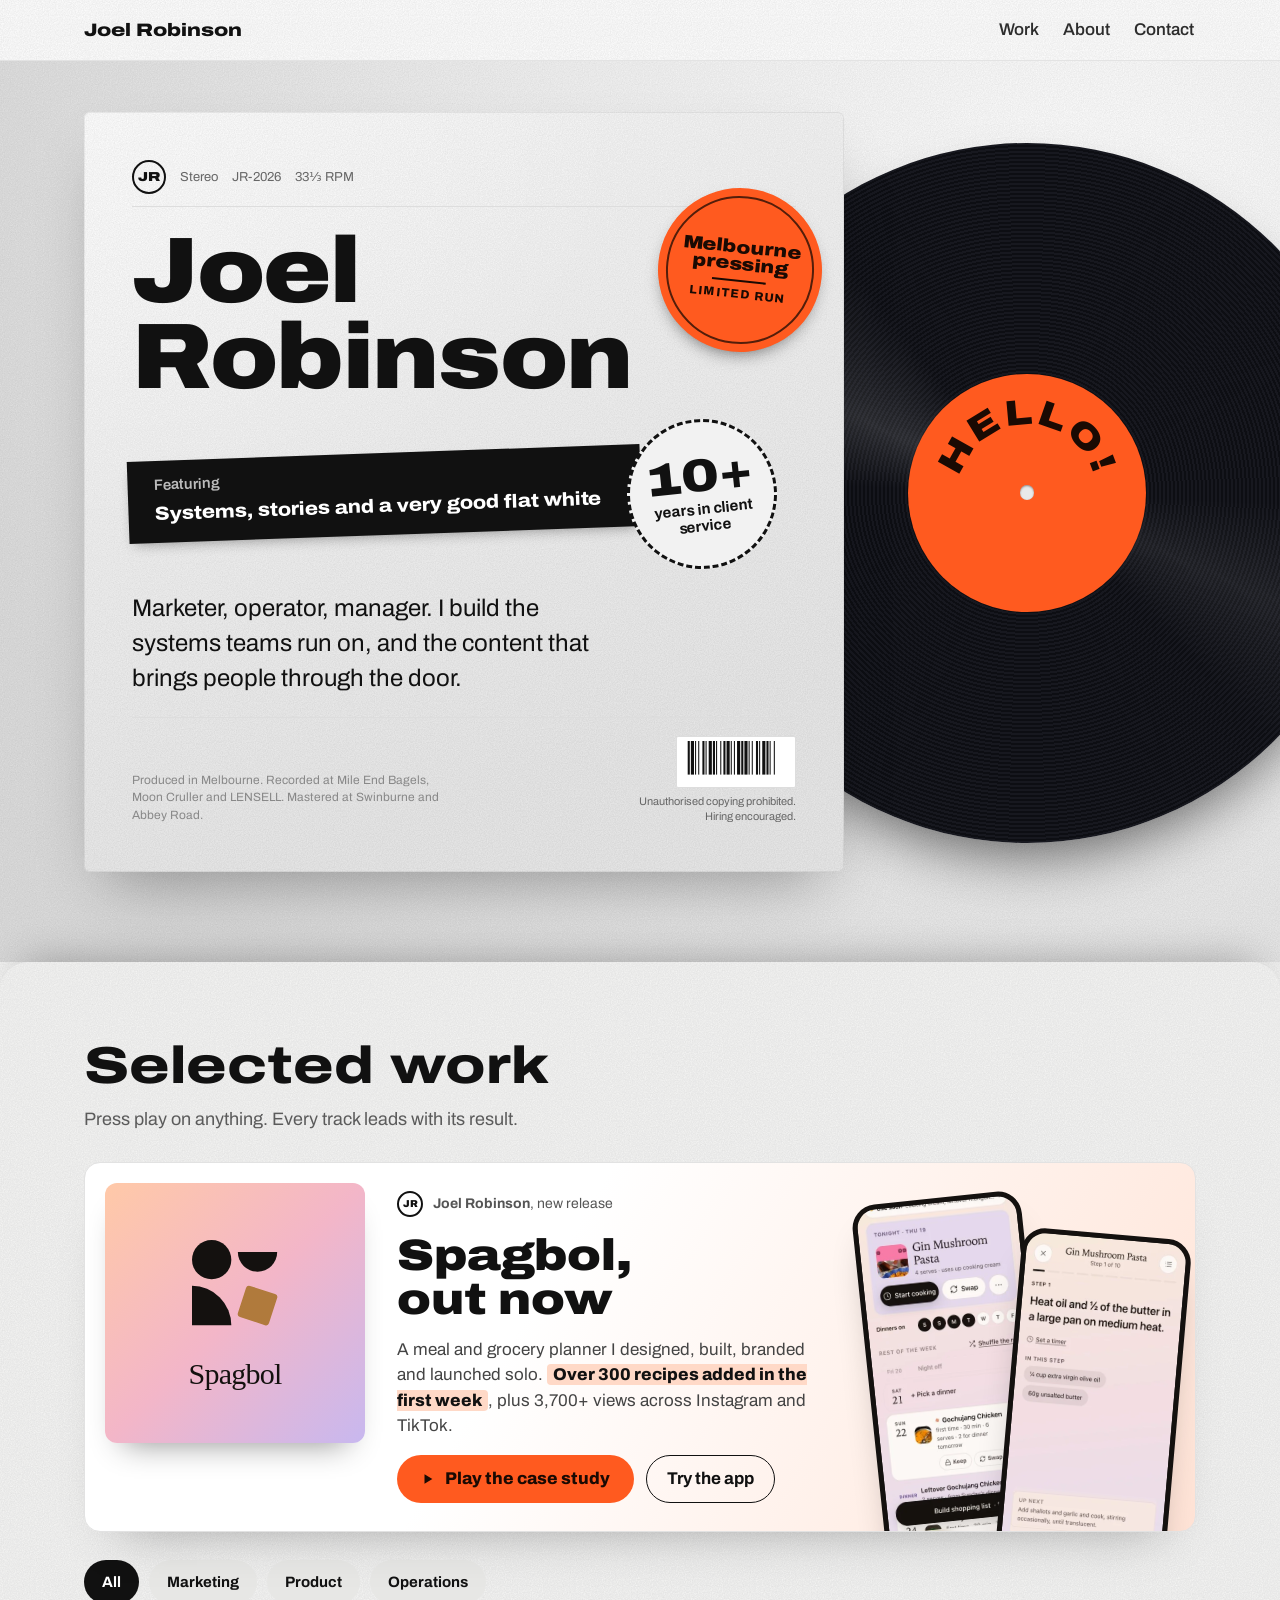
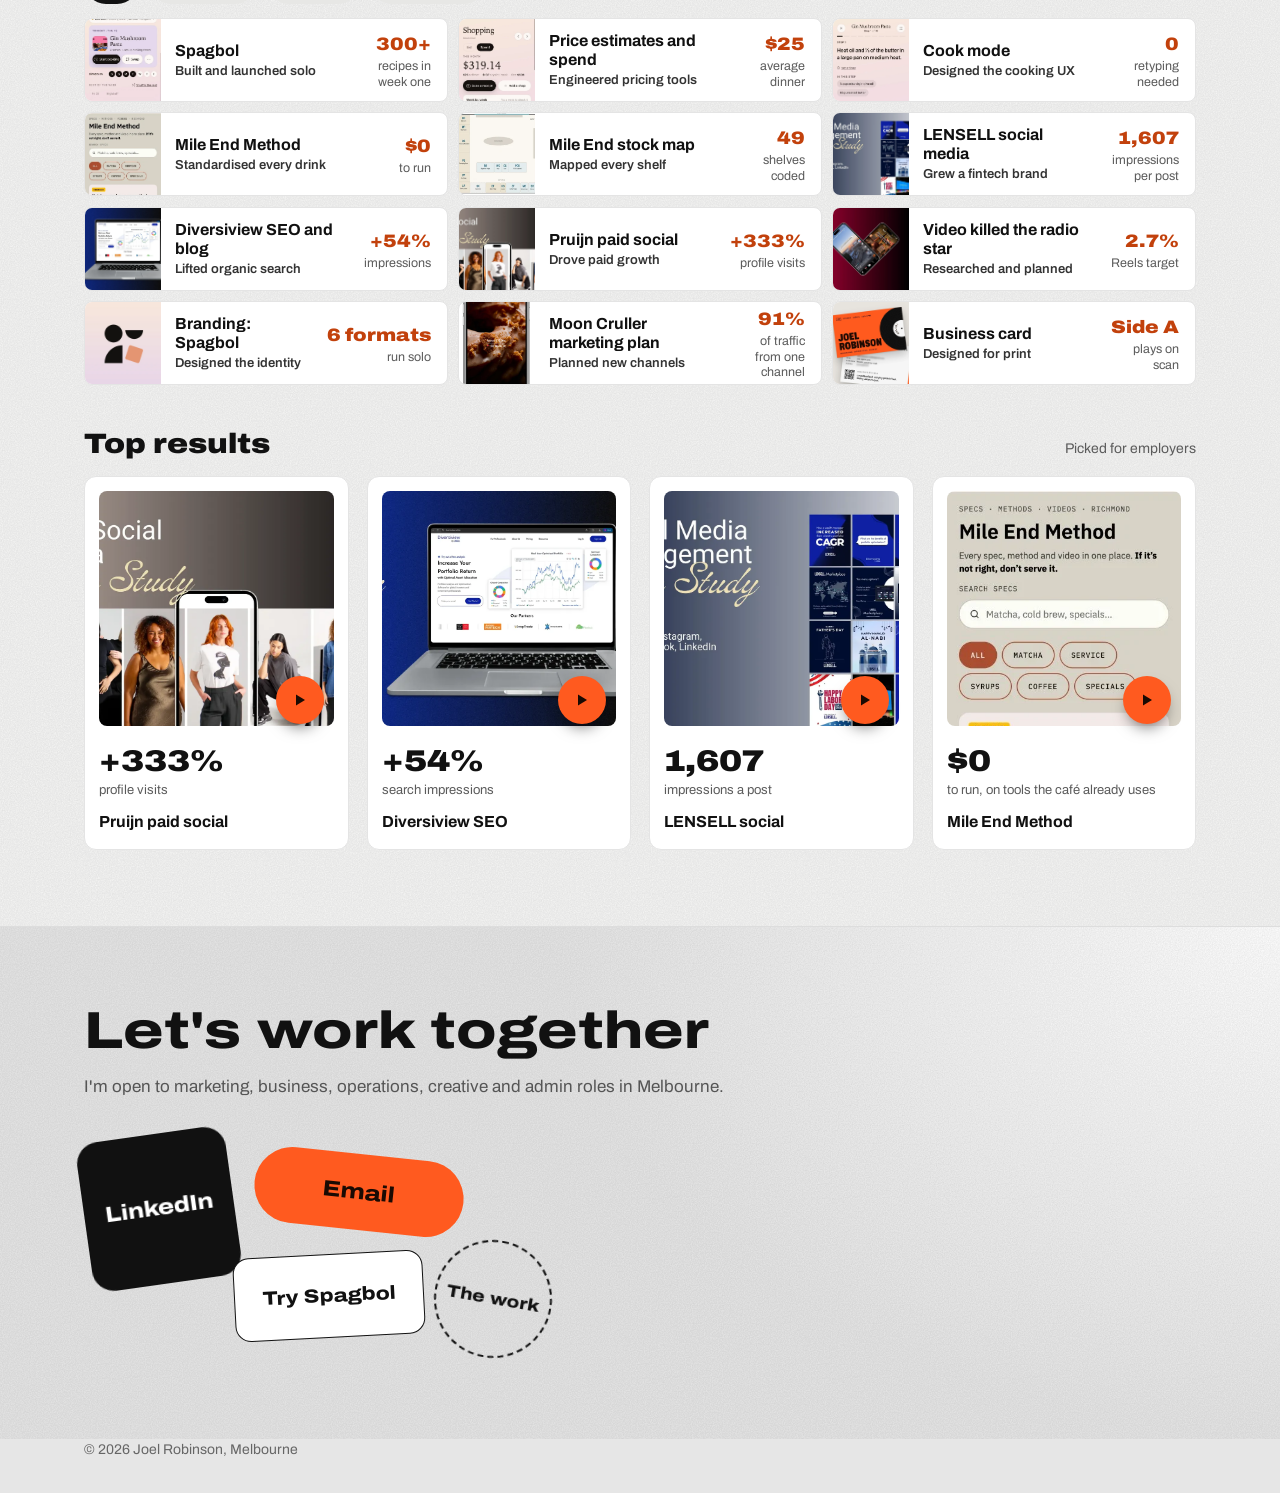
<file: index.html>
<!DOCTYPE html>
<html lang="en-AU">
<head>
<meta charset="utf-8">
<meta name="viewport" content="width=device-width, initial-scale=1">
<link rel="icon" type="image/png" sizes="32x32" href="img/favicon-32.png?v=2">
<link rel="icon" type="image/png" sizes="512x512" href="img/icon-512.png?v=2">
<link rel="apple-touch-icon" href="img/apple-touch-icon.png?v=2">
<title>Joel Robinson — Portfolio</title>
<meta name="description" content="Marketer, operator, manager. I build the systems teams run on, and the content that brings people through the door.">
<meta property="og:type" content="website">
<meta property="og:site_name" content="Joel Robinson">
<meta property="og:title" content="Joel Robinson — Portfolio">
<meta property="og:description" content="Marketer, operator, manager. I build the systems teams run on, and the content that brings people through the door.">
<meta property="og:url" content="https://joel-digital.com/">
<meta property="og:image" content="https://joel-digital.com/img/og.jpg">
<meta property="og:image:width" content="1200">
<meta property="og:image:height" content="630">
<meta property="og:image:alt" content="Joel Robinson record sleeve with an orange HELLO! record sliding out">
<meta name="twitter:card" content="summary_large_image">
<meta name="twitter:image" content="https://joel-digital.com/img/og.jpg">
<link rel="preconnect" href="https://fonts.googleapis.com">
<link rel="preconnect" href="https://fonts.gstatic.com" crossorigin>
<link href="https://fonts.googleapis.com/css2?family=Archivo:wdth,wght@62..125,400..900&family=Gochi+Hand&display=swap" rel="stylesheet">
<link rel="stylesheet" href="style.css?v=202611211033">

<script>
/* record-flip direction: to About turns one way, back to Work the other */
addEventListener('pagereveal',function(e){if(!e.viewTransition)return;
  e.viewTransition.types.add(/about\.html/.test(location.pathname)?'to-about':'to-work');});
</script>
</head>
<body>

<header class="top"><div class="wrap">
  <a class="mark" href="index.html">Joel Robinson</a>
  <nav aria-label="Pages"><a href="#work">Work</a><a href="about.html">About</a><a href="#contact">Contact</a></nav>
</div></header>

<section class="hero" id="top"><div class="wrap"><div class="stage">
  <div class="record" aria-hidden="true"><div class="label"><svg viewBox="0 0 100 100"><defs><path id="hello-arc" d="M 50,50 m -29,0 a 29,29 0 1,1 58,0 a 29,29 0 1,1 -58,0"/></defs><text><textPath href="#hello-arc" startOffset="25%" text-anchor="middle">HELLO!</textPath></text></svg></div></div>
  <div class="sleeve">
    <div class="cat"><span class="logo">JR</span><span>Stereo</span><span>JR-2026</span><span>33⅓ RPM</span></div>
    <div class="hype" aria-label="Melbourne pressing, limited run"><span class="hype-ring"><b>Melbourne pressing</b><i></i><small>Limited run</small></span></div>
    <h1>Joel<br>Robinson</h1>
    <div class="foot">
      <div class="featrow">
        <div class="feat"><small>Featuring</small>Systems, stories and a very good flat white</div>
        <div class="years"><b>10+</b><small>years in client service</small></div>
      </div>
      <p class="lede">Marketer, operator, manager. I build the systems teams run on, and the content that brings people through the door.</p>
      <p class="hand-tag" aria-hidden="true">Unauthorised copying prohibited. Hiring encouraged.</p>
      <div class="credits">
        <p>Produced in Melbourne. Recorded at Mile End Bagels, Moon Cruller and LENSELL. Mastered at Swinburne and Abbey Road.</p>
        <div class="bc"><svg class="barcode" viewBox="0 0 92 40" aria-hidden="true"></svg><small>Unauthorised copying prohibited.<br>Hiring encouraged.</small></div>
      </div>
    </div>
  </div>
</div></div></section>

<main>
<section class="band" id="work"><div class="wrap">
  <h2>Selected work</h2>
  <p class="sw-sub">Press play on anything. Every track leads with its result.</p>

  <article class="sw-rel">
    <div class="sw-art" role="img" aria-label="Spagbol cover art: the Spagbol logo on a peach to lilac gradient"><svg viewBox="0 0 200 200" aria-hidden="true"><g><circle cx="58" cy="58" r="36" fill="#14110F"/><path d="M 106 44 L 178 44 A 36 36 0 0 1 106 44 Z" fill="#14110F"/><path d="M 22 178 L 22 106 A 72 72 0 0 1 94 178 Z" fill="#14110F"/><rect x="112" y="112" width="60" height="60" rx="6" fill="#B07A3C" transform="rotate(18 142 142)"/></g></svg><span>Spagbol</span></div>
    <div class="sw-relbody">
      <div class="sw-by"><span class="sw-jr">JR</span><span><b>Joel Robinson</b>, new release</span></div>
      <h3>Spagbol, out now</h3>
      <p>A meal and grocery planner I designed, built, branded and launched solo. <mark>Over 300 recipes added in the first week</mark>, plus 3,700+ views across Instagram and TikTok.</p>
      <div class="sw-acts">
        <a class="sw-btn" href="#t-spagbol" data-open="t-spagbol"><svg viewBox="0 0 16 16" aria-hidden="true"><path d="M4 2.5v11l9-5.5z"/></svg>Play the case study</a>
        <a class="sw-btn ghost" href="https://spagbol.app">Try the app</a>
      </div>
    </div>
    <div class="sw-phones" aria-hidden="true"><div class="sw-ph p1"><img src="img/spag-plan.webp" alt="" loading="lazy" width="390" height="844" class="on"><img src="img/spag-recipes.webp" alt="" loading="lazy" width="390" height="844"><img src="img/spag-list.webp" alt="" loading="lazy" width="390" height="844"><img src="img/spag-spend.webp" alt="" loading="lazy" width="390" height="844"></div><div class="sw-ph p2"><img src="img/spag-cook-step1.webp" alt="" loading="lazy" width="390" height="844" class="on"><img src="img/spag-cook-step3.webp" alt="" loading="lazy" width="390" height="844"><img src="img/spag-cook-ready.webp" alt="" loading="lazy" width="390" height="844"></div></div>
  </article>
  <article class="nr">
    <a class="nr-hit" href="#t-spagbol" data-open="t-spagbol" aria-label="Open the Spagbol case study"></a>
    <div class="nr-top">
      <div class="nr-art"><svg viewBox="0 0 200 200" aria-hidden="true"><g><circle cx="58" cy="58" r="36" fill="#14110F"/><path d="M 106 44 L 178 44 A 36 36 0 0 1 106 44 Z" fill="#14110F"/><path d="M 22 178 L 22 106 A 72 72 0 0 1 94 178 Z" fill="#14110F"/><rect x="112" y="112" width="60" height="60" rx="6" fill="#B07A3C" transform="rotate(18 142 142)"/></g></svg></div>
      <div class="nr-meta">
        <span class="nr-by"><span class="sw-jr">JR</span>New release · Joel Robinson</span>
        <h3>Spagbol</h3>
        <span class="nr-type">App · Brand · Launch</span>
      </div>
    </div>
    <p class="nr-desc">A meal and grocery planner I designed, built, branded and launched solo.</p>
    <div class="nr-chips"><span><b>300+</b> recipes, week one</span><span><b>3,700+</b> social views</span></div>
    <div class="nr-acts">
      <a class="nr-try" href="https://spagbol.app">Try the app</a>
      <a class="nr-play" href="#t-spagbol" data-open="t-spagbol" aria-label="Play the Spagbol case study"><svg viewBox="0 0 16 16" aria-hidden="true"><path d="M4.5 2.5v11l9-5.5z"/></svg></a>
    </div>
  </article>

  <div class="sw-chips" role="group" aria-label="Filter projects by skill">
    <button type="button" aria-pressed="true" data-f="All">All</button><button type="button" aria-pressed="false" data-f="Marketing">Marketing</button><button type="button" aria-pressed="false" data-f="Product">Product</button><button type="button" aria-pressed="false" data-f="Operations">Operations</button>
  </div>
  <div class="sw-tiles"><a class="sw-tile sw-dupe" href="#t-spagbol" data-open="t-spagbol" data-tags="Product Marketing"><img src="img/spag-plan.webp" alt="" style="object-position:top" loading="lazy"><span class="sw-tt"><b>Spagbol</b><span>Built and launched solo</span></span><span class="sw-tn"><b>300+</b><span>recipes in week one</span></span></a><a class="sw-tile" href="#t-spend" data-open="t-spend" data-tags="Product"><img src="img/spag-spend.webp" alt="" style="object-position:top" loading="lazy"><span class="sw-tt"><b>Price estimates and spend</b><span>Engineered pricing tools</span></span><span class="sw-tn"><b>$25</b><span>average dinner</span></span></a><a class="sw-tile" href="#t-cook" data-open="t-cook" data-tags="Product"><img src="img/spag-cook-step1.webp" alt="" style="object-position:top" loading="lazy"><span class="sw-tt"><b>Cook mode</b><span>Designed the cooking UX</span></span><span class="sw-tn"><b>0</b><span>retyping needed</span></span></a><a class="sw-tile" href="#t-method" data-open="t-method" data-tags="Operations Product"><img src="img/mem-home.webp" alt="" style="object-position:top" loading="lazy"><span class="sw-tt"><b>Mile End Method</b><span>Standardised every drink</span></span><span class="sw-tn"><b>$0</b><span>to run</span></span></a><a class="sw-tile" href="#t-stockmap" data-open="t-stockmap" data-tags="Operations"><img src="img/stockmap-tile.webp" alt="" loading="lazy"><span class="sw-tt"><b>Mile End stock map</b><span>Mapped every shelf</span></span><span class="sw-tn"><b>49</b><span>shelves coded</span></span></a><a class="sw-tile" href="#t-lensell" data-open="t-lensell" data-tags="Marketing"><img src="img/lensell-cover.webp" alt="" style="object-position:center" loading="lazy"><span class="sw-tt"><b>LENSELL social media</b><span>Grew a fintech brand</span></span><span class="sw-tn"><b>1,607</b><span>impressions per post</span></span></a><a class="sw-tile" href="#t-diversiview" data-open="t-diversiview" data-tags="Marketing"><img src="img/diversiview-cover.webp" alt="" style="object-position:right" loading="lazy"><span class="sw-tt"><b>Diversiview SEO and blog</b><span>Lifted organic search</span></span><span class="sw-tn"><b>+54%</b><span>impressions</span></span></a><a class="sw-tile" href="#t-pruijn" data-open="t-pruijn" data-tags="Marketing"><img src="img/pruijn-cover.webp" alt="" style="object-position:center" loading="lazy"><span class="sw-tt"><b>Pruijn paid social</b><span>Drove paid growth</span></span><span class="sw-tn"><b>+333%</b><span>profile visits</span></span></a><a class="sw-tile" href="#t-video" data-open="t-video" data-tags="Marketing"><img src="img/shortform-cover.webp" alt="" style="object-position:right" loading="lazy"><span class="sw-tt"><b>Video killed the radio star</b><span>Researched and planned</span></span><span class="sw-tn"><b>2.7%</b><span>Reels target</span></span></a><a class="sw-tile" href="#t-brand" data-open="t-brand" data-tags="Marketing"><img src="img/spagbol-brand-tile.webp" alt="" loading="lazy"><span class="sw-tt"><b>Branding: Spagbol</b><span>Designed the identity</span></span><span class="sw-tn"><b>6 formats</b><span>run solo</span></span></a><a class="sw-tile" href="#t-moon" data-open="t-moon" data-tags="Marketing"><img src="img/moon-tiktok.webp" alt="" style="object-position:center" loading="lazy"><span class="sw-tt"><b>Moon Cruller marketing plan</b><span>Planned new channels</span></span><span class="sw-tn"><b>91%</b><span>of traffic from one channel</span></span></a><a class="sw-tile" href="#t-card" data-open="t-card" data-tags="Marketing"><img src="img/bizcard-tile.webp?v=3" alt="" loading="lazy"><span class="sw-tt"><b>Business card</b><span>Designed for print</span></span><span class="sw-tn"><b>Side A</b><span>plays on scan</span></span></a></div>

  <div class="sw-tophead"><h3>Top results</h3><span>Picked for employers</span></div>
  <div class="sw-tops"><a class="sw-top" href="#t-pruijn" data-open="t-pruijn"><span class="sw-cov"><img src="img/pruijn-cover.webp" alt="Pruijn case study cover" style="object-position:center" loading="lazy"><span class="sw-play" aria-hidden="true"><svg viewBox="0 0 16 16"><path d="M4 2.5v11l9-5.5z"/></svg></span></span><b class="sw-big">+333%</b><span class="sw-bl">profile visits</span><b class="sw-tl">Pruijn paid social</b></a><a class="sw-top" href="#t-diversiview" data-open="t-diversiview"><span class="sw-cov"><img src="img/diversiview-cover.webp" alt="Diversiview case study cover" style="object-position:right" loading="lazy"><span class="sw-play" aria-hidden="true"><svg viewBox="0 0 16 16"><path d="M4 2.5v11l9-5.5z"/></svg></span></span><b class="sw-big">+54%</b><span class="sw-bl">search impressions</span><b class="sw-tl">Diversiview SEO</b></a><a class="sw-top" href="#t-lensell" data-open="t-lensell"><span class="sw-cov"><img src="img/lensell-cover.webp" alt="LENSELL case study cover" style="object-position:center" loading="lazy"><span class="sw-play" aria-hidden="true"><svg viewBox="0 0 16 16"><path d="M4 2.5v11l9-5.5z"/></svg></span></span><b class="sw-big">1,607</b><span class="sw-bl">impressions a post</span><b class="sw-tl">LENSELL social</b></a><a class="sw-top" href="#t-method" data-open="t-method"><span class="sw-cov"><img src="img/mem-home.webp" alt="Mile End Method app home" style="object-position:top" loading="lazy"><span class="sw-play" aria-hidden="true"><svg viewBox="0 0 16 16"><path d="M4 2.5v11l9-5.5z"/></svg></span></span><b class="sw-big">$0</b><span class="sw-bl">to run, on tools the café already uses</span><b class="sw-tl">Mile End Method</b></a></div>

    <div class="tl" hidden>
  <div class="sides">
    <div>
      <div class="side-h"><img class="side-art" src="img/side-a.webp" alt="Collage of Spagbol plan, spend and cook mode screens and Mile End Method app" width="600" height="600" loading="lazy"><div><b>Album 1 / Side A</b><span>Built, 5 tracks</span></div></div>

      <details id="t-spagbol">
        <summary><span class="play" aria-hidden="true"><i></i></span><span class="no">A1</span><h3>Spagbol</h3><span class="genre">Product and social</span><span class="tog" aria-hidden="true">+</span><span class="one">Built, branded and launched solo, with over 300 recipes added in the first week</span></summary>
        <div class="body">
          <div class="fig-spag"><svg viewBox="0 0 200 200" class="spmark" aria-hidden="true"><defs><filter id="spg" x="-10%" y="-10%" width="120%" height="120%"><feTurbulence type="fractalNoise" baseFrequency="0.85" numOctaves="2" seed="3" result="n"/><feDisplacementMap in="SourceGraphic" in2="n" scale="4"/></filter></defs><g filter="url(#spg)"><circle cx="58" cy="58" r="36" fill="#14110F"/><path d="M 106 44 L 178 44 A 36 36 0 0 1 106 44 Z" fill="#14110F"/><path d="M 22 178 L 22 106 A 72 72 0 0 1 94 178 Z" fill="#14110F"/><rect x="112" y="112" width="60" height="60" rx="6" fill="#B07A3C" transform="rotate(18 142 142)"/></g></svg><div><b>Spagbol</b><span>Your greatest hits, on rotation.</span></div></div>
          <ul class="tags"><li>Product</li><li>Brand</li><li>Build</li><li>Social</li><li>Launch marketing</li></ul>
          <p>Every week starts with the same question: what are we eating, and what do we need to buy? Most meal apps answer with AI recipes nobody in the house has cooked. Spagbol starts from the dinners a household already loves, plans the week from them and writes one shopping list. I designed, built, branded and launched it on my own.</p>

          <h4>The product</h4>
          <div class="shots">
            <img src="img/spag-plan.webp" alt="Spagbol plan screen showing tonight's dinner, a dinners-on day strip and the rest of the week" loading="lazy" width="390" height="844">
            <img src="img/spag-list.webp" alt="Spagbol shopping list sorted by Woolworths aisles with an estimated shop total" loading="lazy" width="390" height="844">
            <img src="img/spag-recipes.webp" alt="Spagbol recipe library with search, filters and dietary labels" loading="lazy" width="390" height="844">
          </div>
          <p class="cap">Screens from the live app in light mode: my own household's week. Swipe for more on a phone.</p>
          <ul>
            <li>Plans 1–7 dinners in one tap: skips recent meals, respects how long you have to cook and favours meals that share ingredients</li>
            <li>One merged shopping list ("2 cloves garlic" plus "3 cloves garlic" becomes 5), sorted by supermarket aisle with an estimated total</li>
            <li>Brings in recipes from TikTok, Instagram and Facebook links, recipe sites, Notion or a pasted note</li>
            <li>Households share recipes, plans and a live list, so everyone sees each other's ticks in the shop</li>
            <li>Pantry, use-soon food and leftovers built in</li>
            <li>Works offline in the supermarket, with no tracking in the app</li>
          </ul>

          <h4>The brand</h4>
          <p>The idea is a household's greatest hits on rotation, positioned against AI recipe apps. I built the identity around it: a block-print mark of shuffled pieces, a sunrise gradient with sharp black and cream buttons, and a voice that sounds like the household talking ("Same again this week?").</p>

          <h4>Social and launch</h4>
          <div class="sstats">
            <div><b>3,116</b><span>Instagram views in 30 days, from 776 viewers</span></div>
            <div><b>30%</b><span>of profile visitors click the bio link</span></div>
            <div><b>50%</b><span>of site visitors sign up</span></div>
            <div><b>595</b><span>TikTok views from 5 videos</span></div>
          </div>
          <p class="cap">Instagram figures for the 30 days to 18 November 2026: 1.4K views on Reels, 1.3K on posts and 432 on Stories. TikTok figures from 19 November 2026.</p>
          <p>Nearly a third of people who visit the profile go on to click the bio link, which shows strong intent and a call to action that works. Half of those visitors then sign up.</p>
          <div class="social">
            <img src="img/spag-ig-grid.webp" alt="Grid of Spagbol Instagram posts: Dinner's on Spagbol, Cook mode, Thursday 5pm, Snap it, Leftovers, Households, Add to home screen, How it works and Same again this week" loading="lazy" width="622" height="764">
            <div>
              <p>The content runs on four pillars:</p>
              <ul>
                <li><b>Relatable hooks:</b> the 5pm "what's for dinner?" moment</li>
                <li><b>How it works:</b> your recipes, your rotation, and households planning together</li>
                <li><b>Feature drops:</b> cook mode, leftovers and recipe scanning, now testing</li>
                <li><b>How to:</b> adding Spagbol to your home screen while the iOS app is in review</li>
              </ul>
              <p><b>What I learned:</b> the relatable hook, "Thursday, 5pm.", got about 4.5 times the views of the feature demos. The lesson: lead with the problem, then show the feature.</p>
            </div>
          </div>

          <h4>Where it's at</h4>
          <ul>
            <li>Live testing with real households since 5 November 2026</li>
            <li>The iOS app is in App Store review; until then, people add the web app to their home screen from Safari</li>
          </ul>
          <div class="btns">
            <a class="btn" href="https://spagbol.app">Visit spagbol.app</a>
            <a class="btn ghost" href="https://www.instagram.com/spagbol.app/">Instagram</a>
            <a class="btn ghost" href="https://www.tiktok.com/@spagbol.app">TikTok</a>
          </div>
        </div>
      </details>

      <details id="t-spend">
        <summary><span class="play" aria-hidden="true"><i></i></span><span class="no">A2</span><h3>Spagbol: price estimates and spend</h3><span class="genre">Pricing and data</span><span class="tog" aria-hidden="true">+</span><span class="one">Turns scanned receipts into a shop estimate, a spend tracker and price tags</span></summary>
        <div class="body">
          <div class="shots two">
            <img src="img/spag-list.webp" alt="Spagbol shopping list showing an estimated shop total and a price on each item" loading="lazy" width="390" height="844">
            <img src="img/spag-spend.webp" alt="Spagbol spend tab showing this month's spend, cost per dinner, a week-by-week chart and spend by store" loading="lazy" width="390" height="844">
          </div>
          <p class="cap">The shopping list's estimate and the Spend tab, from my own household's shops.</p>
          <ul class="tags"><li>Pricing</li><li>Data</li><li>Product</li></ul>
          <p>A week of dinners has a price, and most meal planners ignore it. Spagbol shows it before the shop, with an estimate on the list, and after it, with a record of what was spent and where.</p>
          <h4>What I built</h4>
          <ul>
            <li>A price on every shopping-list line and an estimated total for the shop</li>
            <li>Receipt scanning that runs on the phone: it checks the photo is sharp, crops to the receipt, straightens it, evens out faded ink and joins long receipts taken in up to 4 photos</li>
            <li>Shorthand like "GRK YGHRT" or "MSHRM CUPS" expanded and matched to real foods, and each household's corrections remembered for next time</li>
            <li>A Spend tab with cost per dinner, a typical week, week-by-week spend and spend by store</li>
            <li>Price tags pooled across households as one typical price per food, store and week, so nobody's own shopping is shown to anyone else: <b>Lowest in N weeks</b>, <b>Stock up</b> at 30% or more under usual, and <b>Usually cheaper</b> elsewhere</li>
          </ul>
          <h4>Why it matters</h4>
          <p>It ties the app to the weekly grocery budget, which gives people a reason to open it every week, and it builds a price dataset that grows with every receipt scanned.</p>
        </div>
      </details>

      <details id="t-cook">
        <summary><span class="play" aria-hidden="true"><i></i></span><span class="no">A3</span><h3>Spagbol: cook mode</h3><span class="genre">UX</span><span class="tog" aria-hidden="true">+</span><span class="one">Any saved recipe becomes one step at a time, with timers read straight from the method</span></summary>
        <div class="body">
          <div class="shots">
            <img src="img/spag-cook-ready.webp" alt="Cook mode before-you-start checklist with a serves control" loading="lazy" width="390" height="844">
            <img src="img/spag-cook-step1.webp" alt="Cook mode step 1 with only that step's ingredients and an up next preview" loading="lazy" width="390" height="844">
            <img src="img/spag-cook-step3.webp" alt="Cook mode step 3 with a progress bar across the top" loading="lazy" width="390" height="844">
          </div>
          <p class="cap">Cook mode in light mode, on a recipe from my own collection.</p>
          <ul class="tags"><li>UX design</li><li>Content design</li><li>Product</li></ul>
          <p>Recipes saved from social media are written as captions, not methods. Cook mode turns any of them into a calm, one-step-at-a-time screen you can follow with messy hands.</p>
          <h4>What I built</h4>
          <ul>
            <li>A "Before you start" checklist, scaled to however many you're feeding</li>
            <li>One step at a time, showing only the ingredients that step uses, with what's up next</li>
            <li>Timers read straight from the words: "simmer 10–15 mins" starts a 10-minute timer, and timers keep running between steps</li>
            <li>Long social captions broken into steps at sentences and words like "then" and "meanwhile", so every existing recipe works</li>
            <li>The screen stays awake while you cook</li>
          </ul>
          <h4>On social</h4>
          <p>Cook mode launched as a feature-drop Reel on Instagram ("Cook mode: your greatest hits, one step at a time"), which reached 169 views.</p>
        </div>
      </details>

      <details id="t-method">
        <summary><span class="play" aria-hidden="true"><i></i></span><span class="no">A4</span><h3>Mile End Method</h3><span class="genre">Operations</span><span class="tog" aria-hidden="true">+</span><span class="one">Specs, methods and training videos in one place, so every drink is made the same way</span></summary>
        <div class="body">
          <div class="shots">
            <img src="img/mem-home.webp" alt="Mile End Method home screen with search, category filters and a changed-method banner" loading="lazy" width="390" height="844">
            <img src="img/mem-spec.webp" alt="Matcha syrup spec sheet with quick facts, what changed and a health and safety checklist" loading="lazy" width="390" height="844">
            <img src="img/mem-service.webp" alt="Steps of service screen with speed targets and numbered service steps" loading="lazy" width="390" height="844">
          </div>
          <p class="cap">Screens from the working prototype. Quantities and targets are blurred.</p>
          <ul class="tags"><li>Operations</li><li>UX and visual design</li><li>Content design</li><li>Prototyping</li><li>Video</li></ul>
          <p>At Mile End Bagels the same drink could come out differently depending on who made it. Prep methods lived in people's heads, group chats and printed sheets that went out of date, and training meant pulling a supervisor off the floor. I designed and built one place for every prep spec, method and training video.</p>
          <h4>What I did</h4>
          <ul>
            <li>Started from the store's own standards: steps of service, speed targets and prep lists, with stock map codes so every spec points to a real shelf</li>
            <li>Built a brand system for training material from Mile End's staff documents: colours, type, numbered step boxes and key-rule banners</li>
            <li>Designed for one hand at the bench, with big tap targets, a tick box on every step and measurements in bold so they read at a glance</li>
            <li>Piloted with matcha syrup: rewrote it into eight one-action steps with safety checks, and filmed a training video that matches the spec step for step</li>
            <li>Built it on tools the business already uses: specs live in a Google Sheet and Google Apps Script serves the app, so managers can update a spec without touching code</li>
          </ul>
          <h4>The key decision</h4>
          <p>Publishing a change is tied to sign-off. A new version can't go live without a plain-English note on what changed, and it resets sign-off, so managers can see exactly who still needs to re-read it.</p>
          <h4>Where it's at</h4>
          <ul>
            <li>Working prototype end to end, built to demo to operations and ownership</li>
            <li>Two specs live and five drafted</li>
            <li>Next: more syrups, cold brew and weekly specials, QR codes on cupboards and fridges, and rollout to other stores if the Richmond pilot works</li>
          </ul>
        </div>
      </details>
      <details id="t-stockmap">
        <summary><span class="play" aria-hidden="true"><i></i></span><span class="no">A5</span><h3>Mile End stock map</h3><span class="genre">Operations</span><span class="tog" aria-hidden="true">+</span><span class="one">A store-wide map of every shelf, so the team counts before they order</span></summary>
        <div class="body">
          <img class="cover" src="img/stockmap-print.webp" alt="Printed A3 stock map of Mile End Bagels Richmond, with coded storage zones" loading="lazy" width="1400" height="990">
          <p class="cap">The printed A3 map that hangs in store. The QR code links to the searchable version and is blurred here.</p>
          <ul class="tags"><li>Operations</li><li>Cost control</li><li>Process design</li><li>Training</li></ul>
          <p>Stock at Mile End Richmond lived in more than one place: a back-of-house store, a fridge and a service cupboard behind the counter. Nobody could see it all at once, so the same items kept being ordered while there was plenty already in the building, and new starters spent shifts hunting for things.</p>
          <h4>What I did</h4>
          <ul>
            <li>Sketched the store by hand, then turned it into a clean floor plan with 16 zones, from the mop room to the coffee fridge</li>
            <li>Gave every shelf a short code, 49 in all, printed on a label on the shelf itself, so the map and the store match</li>
            <li>Built a searchable phone version, linked by a QR code on the printed map: type "oat milk" and it shows every spot it lives in, with photos</li>
            <li>Added a "Count before you order" panel listing the items that get over-ordered most, and every place to check first</li>
            <li>Set simple rules for the team: find it, count it, then order it, and put new deliveries behind older stock</li>
          </ul>
          <div class="shots two">
            <img src="img/stockmap-sketch.webp" alt="Hand-drawn sketch of the store layout with storage areas labelled" loading="lazy" width="1000" height="750" style="object-fit:cover;aspect-ratio:4/3">
            <img src="img/stockmap-phone.webp" alt="The phone version of the stock map with search and the floor plan" loading="lazy" width="390" height="800" style="object-fit:cover;object-position:top;aspect-ratio:4/3">
          </div>
          <p class="cap">From the first sketch to the phone version staff search on shift.</p>
          <h4>Why it matters</h4>
          <p>It cuts double-ordering at the source, makes counts quicker and gives new starters one place to learn the store. It sits alongside Mile End Method as part of the same system: one tool for how things are made, one for where everything lives.</p>
        </div>
      </details>

    </div>

    <div>
      <div class="side-h"><img class="side-art" src="img/side-b.webp" alt="Collage of the LENSELL, Diversiview, Pruijn and short-form video case study covers" width="600" height="600" loading="lazy"><div><b>Album 1 / Side B</b><span>Marketing, 7 tracks</span></div></div>

      <details id="t-lensell">
        <summary><span class="play" aria-hidden="true"><i></i></span><span class="no">B1</span><h3>LENSELL social media</h3><span class="genre">Social</span><span class="tog" aria-hidden="true">+</span><span class="one">Grew a niche fintech brand across four channels, up to 1,607 impressions a post</span></summary>
        <div class="body">
          <img class="cover" src="img/lensell-cover.webp" alt="LENSELL social media case study cover with post examples" loading="lazy" width="1200" height="675">
          <ul class="tags"><li>Social strategy</li><li>Account management</li><li>Content</li></ul>
          <p>LENSELL, an investment analytics brand, wanted more awareness, more community engagement and more traffic to its blogs and product pages, in a niche financial space that is hard to grow.</p>
          <h4>What I did</h4><ul><li>Ran a multi-channel plan across LinkedIn, Instagram, Facebook and X, posting twice a week on every channel</li><li>Repurposed pillar blog content into carousels, stories, threads and infographics, each in that channel's voice</li><li>Used Google Search Console trends to choose topics that would land on social</li><li>Engaged fintech communities and collaborated with industry voices to drive discussion and shares</li></ul><h4>Results</h4><ul><li>Promoted blog posts reached up to 1,607 impressions each for core education topics</li><li>More shares and interactions, with readers moving from social posts into deeper site content</li><li>Better average position and click-through rate for posts linked to blogs and website calls to action</li></ul>
        </div>
      </details>
      <details id="t-diversiview">
        <summary><span class="play" aria-hidden="true"><i></i></span><span class="no">B2</span><h3>Diversiview SEO and blog</h3><span class="genre">SEO</span><span class="tog" aria-hidden="true">+</span><span class="one">Impressions up 54% and clicks up 19% in three months from SEO and blogs</span></summary>
        <div class="body">
          <img class="cover" src="img/diversiview-cover.webp" alt="Diversiview SEO and blog case study cover showing the website on a laptop" loading="lazy" width="1200" height="675">
          <ul class="tags"><li>SEO</li><li>Blog content</li><li>Analytics</li></ul>
          <p>Diversiview had little organic traffic for high-value investment keywords, which limited its reach to investors looking for portfolio optimisation tools.</p>
          <h4>What I did</h4><ul><li>Researched high-intent keywords such as portfolio optimisation tool, efficient frontier and asset allocation</li><li>Published educational articles two to four times a month, on topics such as backtesting and tool comparisons</li><li>Optimised existing pages and meta tags, tracking the work in Google Search Console and SEMrush</li><li>Built pillar content to lift click-through on high-impression, low-click terms</li></ul><h4>Results in three months</h4><ul><li>Clicks up 19%, from 452 to 536</li><li>Impressions up 54%, from 107K to 165K</li><li>Average position improved from 29.4 to 23.9</li><li>Branded keywords held top-five positions for 12 months</li></ul><img class="cover" src="img/diversiview-results.webp" alt="Search Console chart of clicks and impressions rising over 90 days" loading="lazy" width="1094" height="480">
        </div>
      </details>
      <details id="t-pruijn">
        <summary><span class="play" aria-hidden="true"><i></i></span><span class="no">B3</span><h3>Pruijn paid social</h3><span class="genre">Paid social</span><span class="tog" aria-hidden="true">+</span><span class="one">Profile visits up 333% and followers up 203% on a limited ad budget</span></summary>
        <div class="body">
          <img class="cover" src="img/pruijn-cover.webp" alt="Pruijn paid social case study cover with campaign product photos" loading="lazy" width="1200" height="675">
          <ul class="tags"><li>Paid social</li><li>Meta ads</li><li>Video</li></ul>
          <p>Pruijn, a contemporary fashion brand, wanted more profile visits, followers and engagement from a limited ad budget.</p>
          <h4>What I did</h4><ul><li>Launched four Meta campaigns: two multi-product, two built on user-generated content</li><li>A/B tested eight images and used influencer Reels as ad creative</li><li>Watched CPC and CTR closely to push budget to the best performers</li><li>Kept an organic calendar of Reels and TikToks running alongside, with giveaways to grow email sign-ups</li></ul><h4>Results</h4><ul><li>Profile visits up 333%, to 564</li><li>New followers up 203%</li><li>3.22% click-through rate, above industry average</li><li>1,402 content interactions, including 110 shares</li><li>Average CPC of $1.06 and CPM of $23.79</li></ul><img class="cover" src="img/pruijn-ads.webp" alt="Examples of Pruijn Meta ad creative" loading="lazy" width="1200" height="375">
        </div>
      </details>
      <details id="t-video">
        <summary><span class="play" aria-hidden="true"><i></i></span><span class="no">B4</span><h3>Video killed the radio star</h3><span class="genre">Research</span><span class="tog" aria-hidden="true">+</span><span class="one">A Reels and TikTok planning guide, checked against the latest 2026 benchmarks</span></summary>
        <div class="body">
          <img class="cover" src="img/shortform-cover.webp" alt="Short-form video case study cover" loading="lazy" width="1200" height="675">
          <ul class="tags"><li>Research</li><li>Planning</li><li>Short-form video</li></ul>
          <p>A planning guide for Reels and TikTok that sets realistic targets before a single video is shot. I first wrote it in September 2025 and updated it in November 2026 against the latest published benchmarks.</p>
          <h4>The numbers that matter (checked November 2026)</h4>
          <table class="bench stack">
            <thead><tr><th>Metric</th><th>Benchmark</th><th>Source</th></tr></thead>
            <tbody>
              <tr><td>Australians on social media</td><td>22.6M, 82.8% of the population (Oct 2026)</td><td><a href="https://datareportal.com/reports/digital-2027-australia">DataReportal</a></td></tr>
              <tr><td>Reels engagement, by views</td><td>2.7%, nearly double carousels (Jul–Dec 2025, 3,363 brands)</td><td><a href="https://pages.dashsocial.com/hubfs/social-media-benchmark/2026/H1/instagram.pdf">Dash Social</a></td></tr>
              <tr><td>Instagram engagement, by followers</td><td>Carousels 0.55%, Reels 0.52%, images 0.37% (2025)</td><td><a href="https://www.socialinsider.io/blog/instagram-reels-benchmarks/">Socialinsider</a></td></tr>
              <tr><td>TikTok conversion ads</td><td>0.61% CTR, 1.92% conversion rate, $4.80 CPM</td><td><a href="https://lebesgue.io/tiktok-ads/tiktok-ads-benchmarks">Lebesgue</a></td></tr>
              <tr><td>Consumer preference</td><td>63% would most like to learn about a product from a short video</td><td><a href="https://wyzowl.com/video-marketing-statistics/">Wyzowl 2026</a></td></tr>
            </tbody>
          </table>
          <h4>What it tells a brand</h4>
          <ul>
            <li>Reels win on reach and views, but per follower, carousels now edge them. Run both, and judge each against its own benchmark.</li>
            <li>TikTok click-through has dropped while conversion rate has risen, so judge campaigns on what happens after the click, not clicks alone.</li>
          </ul>
          <h4>Targets I'd set</h4>
          <ul>
            <li>Reels: 2.7% or better engagement by views, with carousels tested alongside</li>
            <li>TikTok: 0.6% CTR or better at a CPM near $5, and a conversion rate around 2%</li>
            <li>Product-led stories of 15–60 seconds with a fast hook, A/B testing UGC against multi-product scenes, as in the Pruijn campaign</li>
          </ul>
          </div>
      </details>
      <details id="t-brand">
        <summary><span class="play" aria-hidden="true"><i></i></span><span class="no">B5</span><h3>Branding: Spagbol</h3><span class="genre">Brand</span><span class="tog" aria-hidden="true">+</span><span class="one">A complete v1 brand, from strategy to a social system one person can run</span></summary>
        <div class="body">
          <div class="sb-board">
            <div class="sb-hero"><div class="sb-logo" role="img" aria-label="Spagbol logo"><svg viewBox="0 0 200 200" aria-hidden="true"><defs><filter id="sbg" x="-10%" y="-10%" width="120%" height="120%"><feTurbulence type="fractalNoise" baseFrequency="0.85" numOctaves="2" seed="3" result="n"/><feDisplacementMap in="SourceGraphic" in2="n" scale="4"/></filter></defs><g filter="url(#sbg)"><circle cx="58" cy="58" r="36" fill="#14110F"/><path d="M 106 44 L 178 44 A 36 36 0 0 1 106 44 Z" fill="#14110F"/><path d="M 22 178 L 22 106 A 72 72 0 0 1 94 178 Z" fill="#14110F"/><rect x="112" y="112" width="60" height="60" rx="6" fill="#E39572" transform="rotate(18 142 142)"/></g></svg><span>Spagbol</span></div><p>Your recipes. Your week. Sorted.</p></div>
            <div class="sb-row"><div class="sb-sw"><span style="background:#120C0E"></span><b>Plum</b><small>#120C0E · bg</small></div><div class="sb-sw"><span style="background:#4A2430"></span><b>Plum glow</b><small>#4A2430 · sky</small></div><div class="sb-sw"><span style="background:#F6E7E1"></span><b>Blush</b><small>#F6E7E1 · light bg</small></div><div class="sb-sw"><span style="background:#F0B9A0"></span><b>Peach</b><small>#F0B9A0 · logo, active</small></div></div>
            <div class="sb-type"><div><span class="sb-serif">Aa</span><b>Iowan Old Style</b><small>Headlines, wordmark, the letter on each recipe tile</small></div><div><span class="sb-sans">Aa</span><b>System sans</b><small>Body copy, buttons and labels</small></div><div class="sb-tiles"><span class="sb-tile" style="background:#EFDCCF;color:#7B5A44">C<small>Clay</small></span><span class="sb-tile" style="background:#E3E3D3;color:#5F6448">O<small>Olive</small></span><span class="sb-tile" style="background:#EFD6D6;color:#8A4F55">R<small>Rose</small></span><span class="sb-tile" style="background:#DCDDE8;color:#4F5A7C">S<small>Slate</small></span><span class="sb-tile" style="background:#F0E0C6;color:#84682F">M<small>Mustard</small></span><span class="sb-tile" style="background:#E4D9EC;color:#6A527C">L<small>Lilac</small></span></div></div>
          </div>
          <p class="cap">Built from Spagbol's own design tokens: the same colours and type the app uses.</p>
          <ul class="tags"><li>Brand strategy</li><li>Identity design</li><li>Voice and copy</li><li>Social system</li></ul>
          <dl class="sb-meta"><div><dt>Role</dt><dd>Founder, brand and content designer</dd></div><div><dt>Scope</dt><dd>Positioning, voice, logo, colour, type, icons, social templates</dd></div><div><dt>Deliverables</dt><dd>Brand guidelines v1, design tokens, app icon and launch animation, posts, carousels, Reels and stories</dd></div></dl>
          <h4>The challenge</h4>
          <p>Every house has the same nightly standoff: “What do you feel like?” “Dunno, what do you feel like?” Most meal apps answer with their own recipes, stock photography, ads and subscriptions. Spagbol plans the week from the dinners a household already cooks, so the brand had to feel personal rather than prescriptive, calm rather than aspirational, and clearly made by a real person in Melbourne.</p>
          <h4>Strategy</h4>
          <p>One idea: <b>your greatest hits, on rotation.</b> The name itself is the dinner every Aussie house has on repeat.</p>
          <ul><li><b>Positioning:</b> for busy Australian households who cook from their own favourites, Spagbol turns those recipes into a week of dinners, a shopping list sorted by aisle and a running pantry, with real costs from their own receipts.</li><li><b>Public line:</b> “Your recipes. Your week. Sorted.”</li></ul>
          <table class="bench stack"><thead><tr><th>Voice principle</th><th>Example</th></tr></thead><tbody><tr><td>Warm, short, a bit Australian. Never punny for its own sake.</td><td>“Same again this week?”</td></tr><tr><td>Your recipes, not ours. Never an AI chef.</td><td>“Your greatest hits, on rotation.”</td></tr><tr><td>Plain labels, sentence case.</td><td>“Build shopping list · Use soon”</td></tr><tr><td>Aim for relief and a small win.</td><td>“Sorted for the week.”</td></tr></tbody></table>
          <h4>Identity</h4>
          <ul>
            <li><b>Logo:</b> four block-printed shapes stand for a collection of favourites. The turned peach square is the one that just came up in the shuffle. In the launch animation a dot springs open into the shapes, which swap places and fold back.</li>
            <li><b>Colour:</b> dark plum by default, with a plum glow from the top and cream text. Peach is kept for the logo and active states, and six muted tints give each recipe tile its own colour.</li>
            <li><b>Type:</b> Iowan Old Style for feeling, the system sans for the work.</li>
            <li><b>Icons and layout:</b> 22 icons drawn from the logo's shapes, a 4/8/16/24/40 spacing scale and 20px corners, all shipped as tokens that match the app's own code.</li>
          </ul>
          <h4>Brand in use</h4>
          <img class="cover" src="img/spag-ig-grid.webp" alt="Spagbol Instagram grid alternating dark and light posts" loading="lazy" width="622" height="764" style="max-width:420px">
          <table class="bench stack"><thead><tr><th>Format</th><th>What it does</th><th>Example</th></tr></thead><tbody><tr><td>Launch set (3 posts)</td><td>Hook, how it works, invite</td><td>“Same again this week? → Your recipes. Your rotation. → Dinner, sorted.”</td></tr><tr><td>Feature carousels (5 slides)</td><td>One feature per slide, with a real app screen</td><td>“Already got it? Skip it. No more fourth jar of cumin.”</td></tr><tr><td>Share-and-tag carousel</td><td>Relatable household types, built for comments</td><td>“Every house has these 5 people at dinner time.”</td></tr><tr><td>Joke-data infographics</td><td>The 5pm problem as charts</td><td>“Hunger vs. ability to decide.”</td></tr><tr><td>Reels (9:16)</td><td>Problem, turn, product, payoff</td><td>“Ten minutes on Sunday. Week sorted.”</td></tr><tr><td>Interactive stories</td><td>Polls, quizzes and sliders on food waste and top-up shops</td><td>“We bin twice what we think.”</td></tr></tbody></table>
          <p>House rules: every screen shown is a real app screen, food photos are only our own dinners, and headlines never use exclamation marks.</p>
          <h4>What I learnt</h4>
          <ul>
            <li>Building the brand from the app's own stylesheet kept the posts, guidelines and product in sync. One colour change updates them all.</li>
            <li>Holding the line matters. Early Reels used heavy black kinetic type that drifted off-brand, so I rebuilt the format around the serif.</li>
            <li>Relatable beats promotional. Polls and “tag the one you live with” gave the brand more personality than feature posts did.</li>
          </ul>
        </div>
      </details>
      <details id="t-moon">
        <summary><span class="play" aria-hidden="true"><i></i></span><span class="no">B6</span><h3>Moon Cruller digital marketing plan</h3><span class="genre">Strategy</span><span class="tog" aria-hidden="true">+</span><span class="one">91% of Moon's social traffic came from Instagram alone, so I planned how to reach new audiences on TikTok, Facebook and email</span></summary>
        <div class="body">
          <ul class="tags"><li>Marketing strategy</li><li>Research</li><li>Social</li><li>Email</li></ul>
          <p>Moon Cruller, Lune's sister business in Fitzroy, sells crullers and coffee. It had a strong Instagram following and a website built for pre-orders, but almost every social visit to the site came from Instagram, mostly through the Linktree in its bio. Its other channels barely reached anyone. I wrote a digital marketing plan to expand Moon into more channels, reach new customers and build its email list, as part of my Bachelor of Business (Marketing) at Swinburne.</p>
          <div class="sstats">
            <div><b>91%</b><span>of social visits to the website came from Instagram</span></div>
            <div><b>1</b><span>website visit from TikTok in the same quarter</span></div>
            <div><b>24.2K</b><span>Instagram followers, Moon's strongest channel</span></div>
            <div><b>0</b><span>email sign-up forms, despite regular newsletters</span></div>
          </div>
          <p class="cap">Website traffic from social, Q1 2023 (Squarespace analytics): 890 visits from Instagram, 869 of them through the Linktree in its bio; 83 from Facebook; 1 from TikTok.</p>
          <h4>What I did</h4><ul><li>Researched the market with IBISWorld and ABS data: demand was growing, but inflation was 7.8% and dairy costs were up 14.5%</li><li>Benchmarked two rivals, Dröm and Shortstop, and found that video posts and replying to comments drove the most engagement</li><li>Audited Moon's website, socials and Google reviews, and ran PESTLE and SWOT analyses</li><li>Segmented customers by what they buy for: to share on social, out of loyalty, or for a deal on 4 and 6 packs</li><li>Set three SMART objectives mapped to the AIDA model, each with weekly tasks, a budget and one KPI to track</li><li>Mocked up TikTok concepts in CapCut: product close-ups and memes that play on Moon's sense of humour</li></ul>
          <h4>The plan</h4>
          <table class="bench stack">
            <thead><tr><th>Objective</th><th>Tactic</th><th>Target</th><th>Budget</th></tr></thead>
            <tbody>
              <tr><td>Reach new audiences with video</td><td>2–3 short videos a week, shared across TikTok, Reels and Facebook, with the Linktree on every profile</td><td>Click-through up 5% (+42 clicks) in 60 days</td><td>~$60 a week</td></tr>
              <tr><td>Build engagement on TikTok</td><td>Trend-led product videos and video replies to comments</td><td>Likes up 25% (+17) in 30 days</td><td>~$180 a week</td></tr>
              <tr><td>Grow the email list</td><td>A website sign-up, a welcome email with a free cruller or coffee, and monthly flavour previews</td><td>Subscribers up 5% (+150) in 60 days</td><td>~$120 a month</td></tr>
            </tbody>
          </table>
          <img class="cover" src="img/moon-tiktok.webp" alt="TikTok concept mock-up: a close-up of a glazed cruller tagged Moon Cruller, 50 Rose St" loading="lazy" width="500" height="888" style="max-width:280px">
          <p class="cap">One of my TikTok concepts, made in CapCut.</p>
          <h4>What I took from it</h4>
          <ul>
            <li>One strong channel is also a risk. With nearly all traffic coming from Instagram, the plan reused each video across more platforms, so new audiences could find Moon without extra production time.</li>
            <li>Every objective needs one number the team can check itself, in Linktree, TikTok analytics or Squarespace. If a KPI misses, check the measure before blaming the tactic.</li>
          </ul>
        </div>
      </details>
      <details id="t-card">
        <summary><span class="play" aria-hidden="true"><i></i></span><span class="no">B7</span><h3>Business card: Side A, Side B</h3><span class="genre">Print</span><span class="tog" aria-hidden="true">+</span><span class="one">A two-sided card that takes my portfolio's record-sleeve look into print, with a QR code that plays Side A: this site</span></summary>
        <div class="body">
          <img class="cover" src="img/bizcard-cover.webp?v=3" alt="Both sides of the business card: an orange sleeve with a black record reading HELLO!, and a light back with contact details and a QR code" loading="lazy" width="1600" height="900">
          <ul class="tags"><li>Brand</li><li>Print design</li><li>Copywriting</li></ul>
          <p>I needed a card to hand over when applying for marketing, operations and client-facing roles. It had to feel like the same release as this site, styled as a record sleeve, and get people from the card to my work in one step.</p>
          <h4>What I did</h4>
          <p>I designed both sides at true print size, 90 × 55 mm, using this site's orange, its condensed Archivo type and its handwritten voice.</p>
          <ul>
            <li><b>Side A</b> is the sleeve: a black record sliding out of an orange cover, its label reading “HELLO!”. My name runs big down the left, with a catalogue line (“JR · Stereo · Side A · 33⅓ RPM”) above and “Marketing · Operations · Coffee” below.</li>
            <li><b>Side B</b> is the liner notes: my name and role, email, website, LinkedIn and phone, and a QR code captioned “Scan to play side A”. It signs off in handwriting: “Unauthorised copying prohibited. Hiring encouraged.”</li>
          </ul>
          <h4>The key decisions</h4>
          <ul>
            <li><b>A QR code over a barcode.</b> The first draft used a barcode, like a record's back cover. It looked right but phone cameras won't open one, so I swapped in a QR code that links here.</li>
            <li><b>Keep the crop, rotate the label.</b> Pushing the record off the edge made the label read “HELL”. I kept the crop, because that's what makes it feel like it's sliding out of the sleeve. Instead, I turned the label text and shrank the record slightly to clear the N in my name.</li>
            <li><b>Every word earns its spot.</b> I cut “Limited run” because a card handed out in bulk isn't limited, and it could read as short-term availability. I also dropped the year so the card won't date. The tagline became three tracks a recruiter reads in a second.</li>
            <li><b>Test, then refine.</b> I mocked up three layouts for Side B, kept the original and lined it up properly. The QR caption and sign-off now match the code's height, and the code lines up with the contact labels, not its white border.</li>
          </ul>
          <h4>Where it's at</h4>
          <p>Both sides are print-ready at the standard Australian size of 90 × 55 mm.</p>
        </div>
      </details>
    </div>
  </div>
  <div class="player" role="group" aria-label="Playlist player">
    <button type="button" class="pb" data-act="prev" aria-label="Previous track"><svg viewBox="0 0 24 24"><path d="M6 5h2v14H6zM20 5v14L9 12z"/></svg></button>
    <button type="button" class="pb main" data-act="play" aria-label="Play"><svg viewBox="0 0 24 24" class="i-play"><path d="M7 4v16l13-8z"/></svg><svg viewBox="0 0 24 24" class="i-pause"><path d="M6 4h4v16H6zM14 4h4v16h-4z"/></svg></button>
    <button type="button" class="pb" data-act="next" aria-label="Next track"><svg viewBox="0 0 24 24"><path d="M16 5h2v14h-2zM4 5v14l11-7z"/></svg></button>
    <div class="np"><small id="np-side">Album 1 / Side A</small><b id="np-title">Press play to start</b>
      <div class="prog"><span id="np-bar"></span></div></div>
    <span class="count" id="np-count">0 / 6</span>
  </div>
  </div>
</div></section>

</main>

<section class="band back" id="contact"><div class="wrap">
  <div class="row">
    <div>
      <h2>Let's work together</h2>
      <p style="margin-top:14px">I'm open to marketing, business, operations, creative and admin roles in Melbourne.</p>
      <div class="tiles">
        <a class="tile t1" href="https://www.linkedin.com/in/jcr-melb/">LinkedIn</a>
        <button type="button" class="tile t2" id="email-btn" aria-expanded="false" aria-controls="email-panel">Email</button>
        <a class="tile t3" href="https://spagbol.app">Try Spagbol</a>
        <a class="tile t4" href="#work">The work</a>
      </div>
      <div class="email-panel" id="email-panel" hidden>
        <p class="ep-addr">hello@joel-digital.com</p>
        <div class="ep-acts">
          <button type="button" class="btn" id="copy-email">Copy address</button>
          <a class="btn ghost" href="https://mail.google.com/mail/?view=cm&amp;fs=1&amp;to=hello@joel-digital.com" target="_blank" rel="noopener">Write in Gmail</a>
          <a class="btn ghost" href="mailto:hello@joel-digital.com">Open mail app</a>
        </div>
        <p class="ep-msg" id="copy-msg" role="status"></p>
      </div>
    </div>
  </div>
</div></section>

<div class="npp-bd" id="npp-bd" hidden></div>
<div class="npp" id="npp" role="dialog" aria-modal="true" aria-labelledby="npp-title" hidden>
  <div class="npp-top"><span class="npp-grab" aria-hidden="true"></span><button type="button" class="npp-x" data-np="close" aria-label="Close"><svg viewBox="0 0 24 24" aria-hidden="true"><path d="M6 9l6 6 6-6"/></svg></button><div class="npp-ctx"><small>Now playing</small><span id="npp-side"></span></div><span class="npp-count" id="npp-count"></span></div>
  <div class="npp-scroll"><div class="npp-in">
    <span class="npp-genre" id="npp-genre"></span>
    <h2 id="npp-title"></h2>
    <p class="npp-one" id="npp-one"></p>
    <div id="npp-body"></div>
  </div></div>
  <div class="npp-bar">
    <button type="button" class="pb" data-np="prev" aria-label="Previous case study"><svg viewBox="0 0 24 24"><path d="M6 5h2v14H6zM20 5v14L9 12z"/></svg></button>
    <div class="npp-mid"><b id="npp-now"></b><div class="prog"><span id="npp-bar"></span></div></div>
    <button type="button" class="pb" data-np="next" aria-label="Next case study"><svg viewBox="0 0 24 24"><path d="M16 5h2v14h-2zM4 5v14l11-7z"/></svg></button>
    <button type="button" class="npp-close" data-np="close">Close</button>
  </div>
</div>
<footer><div class="wrap">© 2026 Joel Robinson, Melbourne</div></footer>

<script>{
for(const t of document.querySelectorAll("table.stack")){const h=[...t.rows[0].cells].map(c=>c.textContent);for(const r of [...t.rows].slice(1))[...r.cells].forEach((c,i)=>c.dataset.l=h[i])}
const bc=document.querySelector(".barcode");if(bc){let x=0,r="";const w=[2,1,3,1,1,2,1,3,2,1,1,2,3,1,2,1,1,3,1,2,2,1,3,1,1,2,1,2,3,1];for(let i=0;x<84;i++){const v=w[i%w.length];if(i%2==0)r+=`<rect x="${x}" y="0" width="${v}" height="32" fill="#111"/>`;x+=v}bc.innerHTML=r}
const work=document.getElementById("work"),tracks=[...work.querySelectorAll("details")];let cur=-1;
const T=d=>d.querySelector("h3").textContent,S=d=>d.closest(".sides>div").querySelector(".side-h b").textContent;
function show(i,scroll){if(i<0||i>=tracks.length)return;cur=i;tracks.forEach((d,j)=>{d.classList.toggle("now",j===i);if(j!==i&&scroll)d.open=false});const d=tracks[i];d.open=true;
 document.getElementById("np-title").textContent=T(d);document.getElementById("np-side").textContent=S(d);document.getElementById("np-count").textContent=(i+1)+" / "+tracks.length;
 document.getElementById("np-bar").style.width=((i+1)/tracks.length*100)+"%";if(scroll)d.scrollIntoView({block:"start",behavior:matchMedia("(prefers-reduced-motion: reduce)").matches?"auto":"smooth"})}
tracks.forEach((d,i)=>d.addEventListener("toggle",()=>{if(d.open&&cur!==i){show(i,false);work.classList.add("playing");setBtn()}}));
const mainBtn=work.querySelector('[data-act="play"]');function setBtn(){mainBtn.setAttribute("aria-label",work.classList.contains("playing")?"Pause":"Play")}
work.querySelector(".player").addEventListener("click",e=>{const b=e.target.closest("[data-act]");if(!b)return;const a=b.dataset.act;
 if(a==="play"){if(cur<0)show(0,true);work.classList.toggle("playing");setBtn()}
 if(a==="next"){show(Math.min(cur+1,tracks.length-1),true);work.classList.add("playing");setBtn()}
 if(a==="prev"){show(Math.max(cur-1,0),true);work.classList.add("playing");setBtn()}});
const eb=document.getElementById("email-btn"),ep=document.getElementById("email-panel"),cm=document.getElementById("copy-msg");
if(eb){eb.addEventListener("click",()=>{const o=ep.hidden;ep.hidden=!o;eb.setAttribute("aria-expanded",String(o));if(o)ep.querySelector("button").focus()})}
const ce=document.getElementById("copy-email");
if(ce){ce.addEventListener("click",async()=>{const a="hello@joel-digital.com";try{await navigator.clipboard.writeText(a);cm.textContent="Copied. Paste it into any email."}catch(e){const r=document.createRange();r.selectNodeContents(ep.querySelector(".ep-addr"));const sel=getSelection();sel.removeAllRanges();sel.addRange(r);cm.textContent="Address selected. Press Copy on your keyboard or menu."}})}
for(const b of document.querySelectorAll(".sw-chips button"))b.addEventListener("click",()=>{const f=b.dataset.f;for(const x of document.querySelectorAll(".sw-chips button"))x.setAttribute("aria-pressed",String(x===b));for(const t of document.querySelectorAll(".sw-tile"))t.hidden=!(f==="All"||t.dataset.tags.split(" ").includes(f))});
const hero=document.querySelector(".hero"),topbar=document.querySelector(".top");
function heroTop(){const nav=topbar?topbar.offsetHeight:0;hero.style.setProperty("--hero-top",Math.min(nav,innerHeight-hero.offsetHeight)+"px")}
heroTop();addEventListener("resize",heroTop);addEventListener("load",heroTop);
const npp=document.getElementById("npp"),list=[...document.querySelectorAll("#work .tl details")];let ni=-1,lastFocus=null;
function showNp(i){if(i<0||i>=list.length)return;ni=i;const d=list[i];
 document.getElementById("npp-title").textContent=d.querySelector("h3").textContent;
 document.getElementById("npp-one").textContent=d.querySelector(".one").textContent;
 const g=d.querySelector(".genre");document.getElementById("npp-genre").textContent=g?g.textContent:"";
 document.getElementById("npp-side").textContent=d.closest(".sides>div").querySelector(".side-h b").textContent;
 document.getElementById("npp-body").innerHTML=d.querySelector(".body").outerHTML;
 document.getElementById("npp-count").textContent=(i+1)+" / "+list.length;
 document.getElementById("npp-now").textContent=(list[i+1]?"Up next: "+list[i+1].querySelector("h3").textContent:"Last track");
 document.getElementById("npp-bar").style.width=((i+1)/list.length*100)+"%";
 npp.querySelector(".npp-scroll").scrollTop=0}
function openNp(id){const i=list.findIndex(d=>d.id===id);if(i<0)return false;lastFocus=document.activeElement;showNp(i);npp.hidden=false;document.getElementById("npp-bd").hidden=false;document.body.classList.add("npp-on");npp.querySelector(".npp-x").focus();history.replaceState(null,"","#"+id);return true}
function closeNp(){npp.hidden=true;document.getElementById("npp-bd").hidden=true;npp.style.transform="";document.body.classList.remove("npp-on");history.replaceState(null,"",location.pathname+location.search);if(lastFocus)lastFocus.focus()}
document.addEventListener("click",e=>{const a=e.target.closest("[data-open]");if(a&&openNp(a.dataset.open)){e.preventDefault()}},true);
document.getElementById("npp-bd").addEventListener("click",()=>closeNp());
{let y0=null,dy=0;const top=npp.querySelector(".npp-top"),sc=npp.querySelector(".npp-scroll");
npp.addEventListener("touchstart",e=>{if(e.target.closest(".npp-top")||sc.scrollTop<=0){y0=e.touches[0].clientY;dy=0}else y0=null},{passive:true});
npp.addEventListener("touchmove",e=>{if(y0===null)return;dy=e.touches[0].clientY-y0;if(dy>0){npp.style.transition="none";npp.style.transform="translateY("+dy+"px)"}},{passive:true});
npp.addEventListener("touchend",()=>{if(y0===null)return;npp.style.transition="";if(dy>110)closeNp();else npp.style.transform="";y0=null})}
npp.addEventListener("click",e=>{const b=e.target.closest("[data-np]");if(!b)return;const a=b.dataset.np;if(a==="close")closeNp();if(a==="next")showNp(ni+1);if(a==="prev")showNp(ni-1);if(a!=="close")history.replaceState(null,"","#"+list[ni].id)});
document.addEventListener("keydown",e=>{if(npp.hidden)return;if(e.key==="Escape")closeNp();if(e.key==="Tab"){const f=[...npp.querySelectorAll("button,a[href]")].filter(x=>x.offsetParent);if(!f.length)return;const first=f[0],last=f[f.length-1];if(e.shiftKey&&document.activeElement===first){e.preventDefault();last.focus()}else if(!e.shiftKey&&document.activeElement===last){e.preventDefault();first.focus()}}});
if(location.hash)openNp(location.hash.slice(1));
}</script>
<script>
(function(){
  var box=document.querySelector('.sw-phones'); if(!box) return;
  var phones=[].slice.call(box.querySelectorAll('.sw-ph'));
  if(matchMedia('(prefers-reduced-motion: reduce)').matches) return;
  var timers=[];
  function step(ph){var imgs=ph.querySelectorAll('img'),i=[].indexOf.call(imgs,ph.querySelector('img.on')),n=(i+1)%imgs.length;
    imgs.forEach(function(im){im.classList.remove('out')});imgs[i].classList.remove('on');imgs[i].classList.add('out');imgs[n].classList.add('on');}
  function start(){stop();phones.forEach(function(ph,k){timers.push(setTimeout(function(){step(ph);timers.push(setInterval(function(){step(ph)},3200))},1400+k*1600))})}
  function stop(){timers.forEach(function(t){clearTimeout(t);clearInterval(t)});timers=[]}
  new IntersectionObserver(function(e){e[0].isIntersecting?start():stop()},{threshold:.3}).observe(box);
})();
</script>
</body>
</html>
</file>
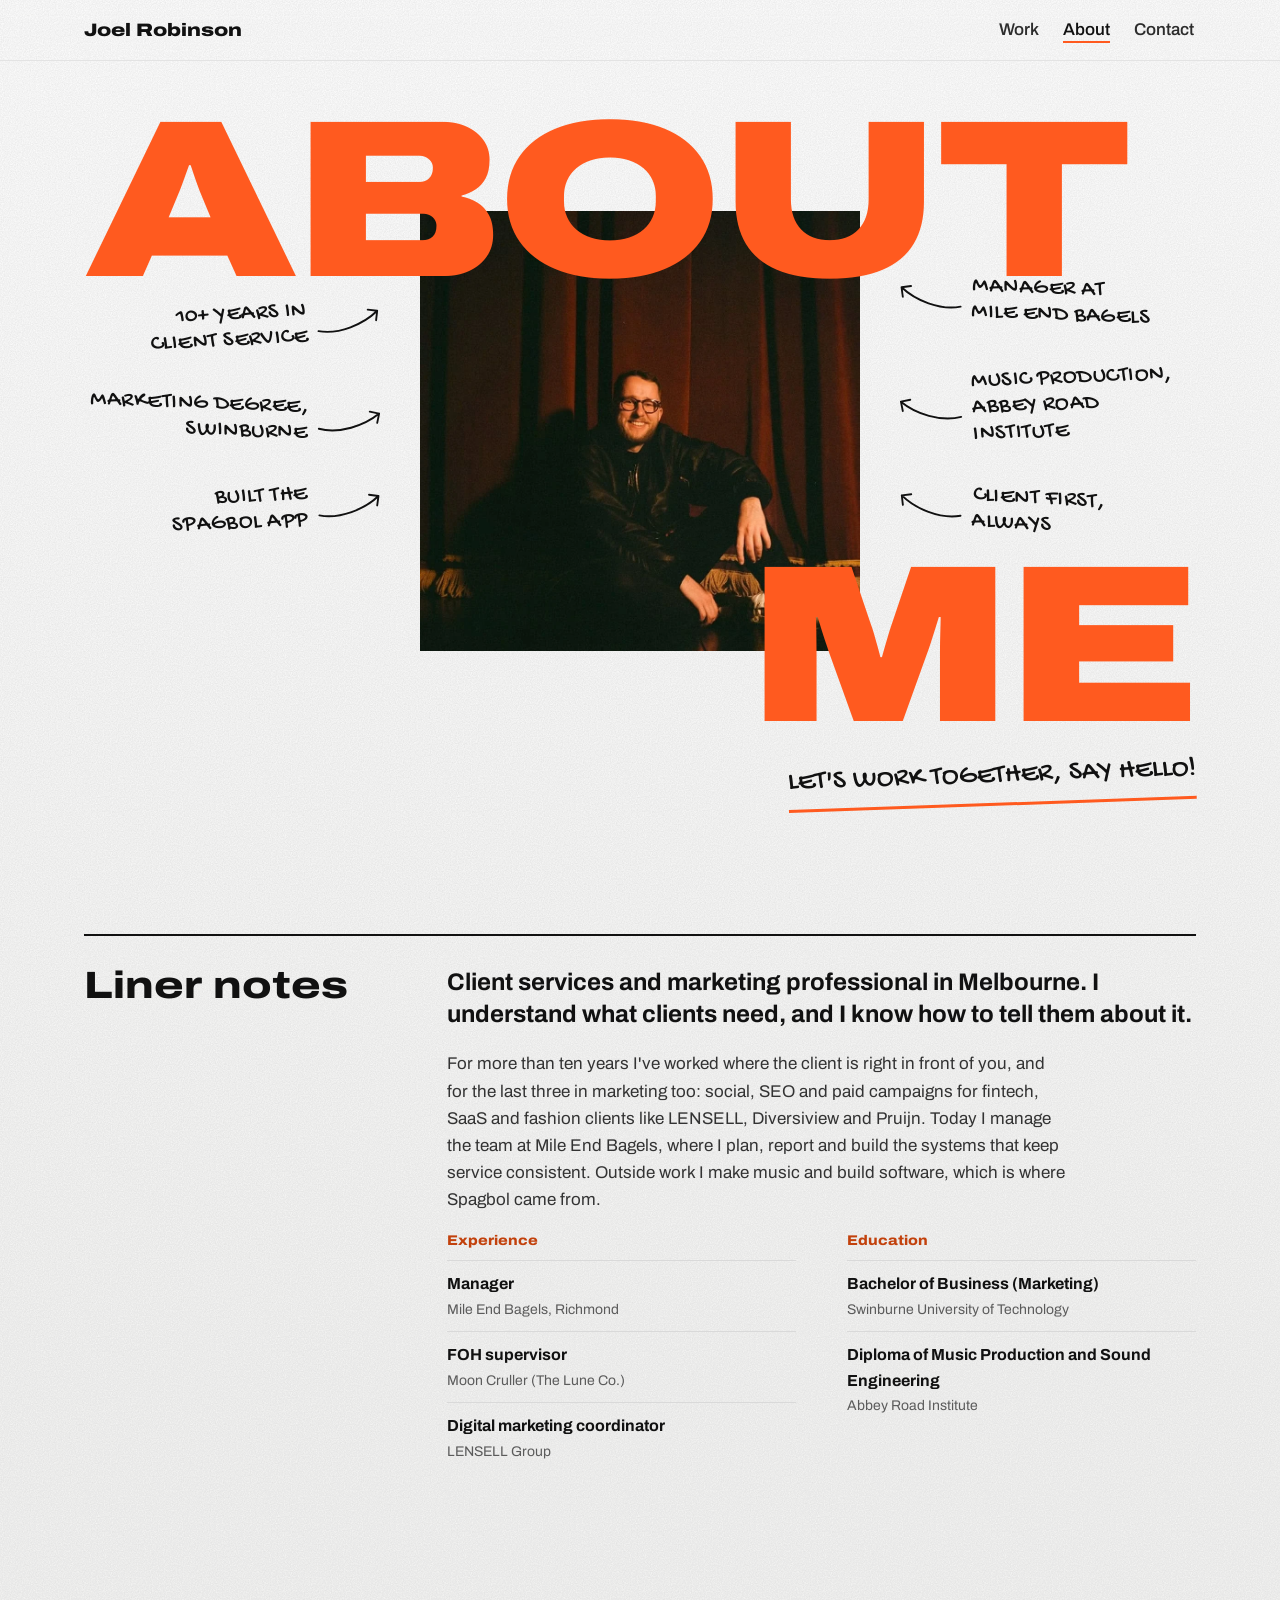
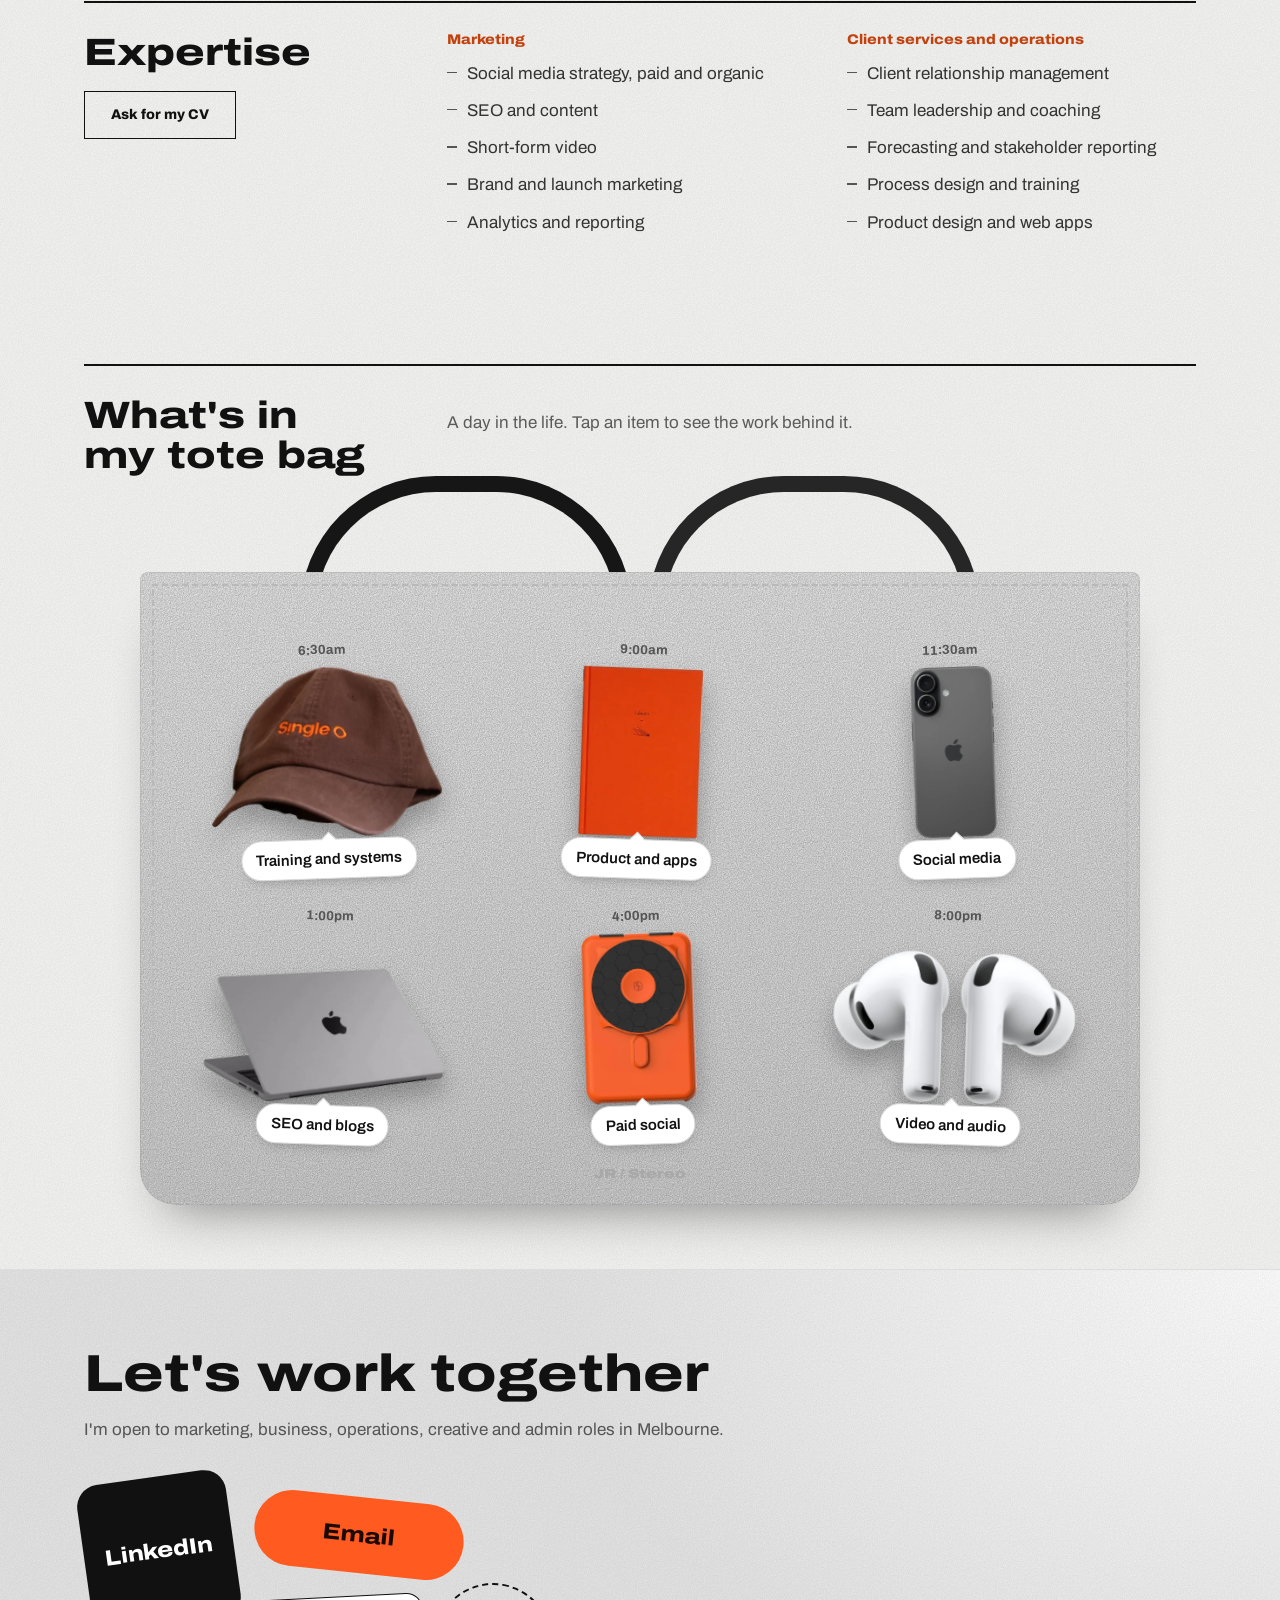
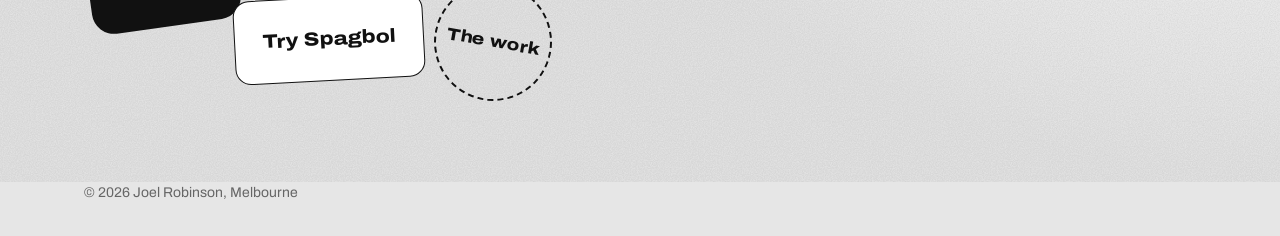
<file: about.html>
<!DOCTYPE html>
<html lang="en-AU">
<head>
<meta charset="utf-8">
<meta name="viewport" content="width=device-width, initial-scale=1">
<link rel="icon" type="image/png" sizes="32x32" href="img/favicon-32.png?v=2">
<link rel="icon" type="image/png" sizes="512x512" href="img/icon-512.png?v=2">
<link rel="apple-touch-icon" href="img/apple-touch-icon.png?v=2">
<title>About — Joel Robinson</title>
<meta name="description" content="Marketer, operator, manager. I build the systems teams run on, and the content that brings people through the door.">
<meta property="og:type" content="website">
<meta property="og:site_name" content="Joel Robinson">
<meta property="og:title" content="About — Joel Robinson">
<meta property="og:description" content="Marketer, operator, manager. I build the systems teams run on, and the content that brings people through the door.">
<meta property="og:url" content="https://joel-digital.com/about.html">
<meta property="og:image" content="https://joel-digital.com/img/og.jpg">
<meta property="og:image:width" content="1200">
<meta property="og:image:height" content="630">
<meta property="og:image:alt" content="Joel Robinson record sleeve with an orange HELLO! record sliding out">
<meta name="twitter:card" content="summary_large_image">
<meta name="twitter:image" content="https://joel-digital.com/img/og.jpg">
<link rel="preconnect" href="https://fonts.googleapis.com">
<link rel="preconnect" href="https://fonts.gstatic.com" crossorigin>
<link href="https://fonts.googleapis.com/css2?family=Archivo:wdth,wght@62..125,400..900&family=Gochi+Hand&display=swap" rel="stylesheet">
<link rel="stylesheet" href="style.css?v=202611211033">
<script>
/* record-flip direction: to About turns one way, back to Work the other */
addEventListener('pagereveal',function(e){if(!e.viewTransition)return;
  e.viewTransition.types.add(/about\.html/.test(location.pathname)?'to-about':'to-work');});
</script>
</head>
<body>

<header class="top"><div class="wrap">
  <a class="mark" href="index.html">Joel Robinson</a>
  <nav aria-label="Pages"><a href="index.html#work">Work</a><a href="about.html" aria-current="page">About</a><a href="#contact">Contact</a></nav>
</div></header>

<main>
<section class="ap" aria-labelledby="ap-title"><div class="wrap">
  <div class="ap-grid">
    <h1 class="ap-about" id="ap-title">About<span class="sr"> me</span></h1>
    <ul class="ap-notes ap-l"><li style="--t:-3deg">10+ years in<br>client service<svg class="ap-arrow" viewBox="0 0 84 36" aria-hidden="true"><path d="M4 28 C 30 34, 62 22, 80 6 M 68 4 L 80 6 L 78 18"/></svg></li><li style="--t:2deg">Marketing degree,<br>Swinburne<svg class="ap-arrow" viewBox="0 0 84 36" aria-hidden="true"><path d="M4 28 C 30 34, 62 22, 80 6 M 68 4 L 80 6 L 78 18"/></svg></li><li style="--t:-2deg">Built the<br>Spagbol app<svg class="ap-arrow" viewBox="0 0 84 36" aria-hidden="true"><path d="M4 28 C 30 34, 62 22, 80 6 M 68 4 L 80 6 L 78 18"/></svg></li></ul>
    <img class="ap-photo" src="img/about-photo.webp" alt="Joel smiling, sitting on a stage in front of a red curtain" width="957" height="960">
    <ul class="ap-notes ap-r"><li style="--t:2deg"><svg class="ap-arrow" viewBox="0 0 84 36" aria-hidden="true"><path d="M80 28 C 54 34, 22 22, 4 6 M 16 4 L 4 6 L 6 18"/></svg>Manager at<br>Mile End Bagels</li><li style="--t:-2deg"><svg class="ap-arrow" viewBox="0 0 84 36" aria-hidden="true"><path d="M80 28 C 54 34, 22 22, 4 6 M 16 4 L 4 6 L 6 18"/></svg>Music production,<br>Abbey Road Institute</li><li style="--t:3deg"><svg class="ap-arrow" viewBox="0 0 84 36" aria-hidden="true"><path d="M80 28 C 54 34, 22 22, 4 6 M 16 4 L 4 6 L 6 18"/></svg>Client first,<br>always</li></ul>
    <p class="ap-me" aria-hidden="true">Me</p>
    <a class="ap-hello" href="#contact">Let's work together, say hello!</a>
  </div>
</div></section>
<section class="cr" id="about"><div class="wrap cr-grid">
  <h2>Liner notes</h2>
  <div class="cr-body">
    <p class="cr-lede">Client services and marketing professional in Melbourne. I understand what clients need, and I know how to tell them about it.</p>
    <p>For more than ten years I've worked where the client is right in front of you, and for the last three in marketing too: social, SEO and paid campaigns for fintech, SaaS and fashion clients like LENSELL, Diversiview and Pruijn. Today I manage the team at Mile End Bagels, where I plan, report and build the systems that keep service consistent. Outside work I make music and build software, which is where Spagbol came from.</p>
    <div class="cr-cols">
      <div><h3>Experience</h3><ul class="cr-list"><li><b>Manager</b><span>Mile End Bagels, Richmond</span></li><li><b>FOH supervisor</b><span>Moon Cruller (The Lune Co.)</span></li><li><b>Digital marketing coordinator</b><span>LENSELL Group</span></li></ul></div>
      <div><h3>Education</h3><ul class="cr-list"><li><b>Bachelor of Business (Marketing)</b><span>Swinburne University of Technology</span></li><li><b>Diploma of Music Production and Sound Engineering</b><span>Abbey Road Institute</span></li></ul></div>
    </div>
  </div>
</div></section>

<section class="cr" id="expertise"><div class="wrap cr-grid">
  <div><h2>Expertise</h2><a class="ex-btn" href="#contact">Ask for my CV</a></div>
  <div class="cr-body cr-cols">
    <div><h3>Marketing</h3><ul class="cr-dash"><li>Social media strategy, paid and organic</li><li>SEO and content</li><li>Short-form video</li><li>Brand and launch marketing</li><li>Analytics and reporting</li></ul></div>
    <div><h3>Client services and operations</h3><ul class="cr-dash"><li>Client relationship management</li><li>Team leadership and coaching</li><li>Forecasting and stakeholder reporting</li><li>Process design and training</li><li>Product design and web apps</li></ul></div>
  </div>
</div></section>

<section class="cr" id="tote"><div class="wrap">
  <div class="cr-grid cr-head"><h2>What's in my tote bag</h2><p class="cr-sub">A day in the life. Tap an item to see the work behind it.</p></div>
  <div class="tote"><div class="objs"><a class="obj" href="index.html#t-method"><span class="when">6:30am</span><span class="pic"><img src="img/tote-cap.webp" alt="Single O cap, on for the opening shift" width="520" height="383" loading="lazy"></span><span class="bub">Training and systems</span></a><a class="obj" href="index.html#t-spagbol"><span class="when">9:00am</span><span class="pic"><img src="img/tote-notebook.webp" alt="Orange Ideas notebook" width="195" height="275" loading="lazy"></span><span class="bub">Product and apps</span></a><a class="obj" href="index.html#t-lensell"><span class="when">11:30am</span><span class="pic"><img src="img/tote-iphone.webp" alt="iPhone" width="252" height="520" loading="lazy"></span><span class="bub">Social media</span></a><a class="obj" href="index.html#t-diversiview"><span class="when">1:00pm</span><span class="pic"><img src="img/tote-macbook.webp" alt="MacBook Pro" width="509" height="284" loading="lazy"></span><span class="bub">SEO and blogs</span></a><a class="obj" href="index.html#t-pruijn"><span class="when">4:00pm</span><span class="pic"><img src="img/tote-charger.webp" alt="Orange magnetic power bank" width="265" height="405" loading="lazy"></span><span class="bub">Paid social</span></a><a class="obj" href="index.html#t-video"><span class="when">8:00pm</span><span class="pic"><img src="img/tote-airpods.webp" alt="AirPods Pro" width="520" height="323" loading="lazy"></span><span class="bub">Video and audio</span></a></div></div>

</div></section>
</main>

<section class="band back" id="contact"><div class="wrap">
  <div class="row">
    <div>
      <h2>Let's work together</h2>
      <p style="margin-top:14px">I'm open to marketing, business, operations, creative and admin roles in Melbourne.</p>
      <div class="tiles">
        <a class="tile t1" href="https://www.linkedin.com/in/jcr-melb/">LinkedIn</a>
        <button type="button" class="tile t2" id="email-btn" aria-expanded="false" aria-controls="email-panel">Email</button>
        <a class="tile t3" href="https://spagbol.app">Try Spagbol</a>
        <a class="tile t4" href="index.html#work">The work</a>
      </div>
      <div class="email-panel" id="email-panel" hidden>
        <p class="ep-addr">hello@joel-digital.com</p>
        <div class="ep-acts">
          <button type="button" class="btn" id="copy-email">Copy address</button>
          <a class="btn ghost" href="https://mail.google.com/mail/?view=cm&amp;fs=1&amp;to=hello@joel-digital.com" target="_blank" rel="noopener">Write in Gmail</a>
          <a class="btn ghost" href="mailto:hello@joel-digital.com">Open mail app</a>
        </div>
        <p class="ep-msg" id="copy-msg" role="status"></p>
      </div>
    </div>
  </div>
</div></section>

<footer><div class="wrap">© 2026 Joel Robinson, Melbourne</div></footer>
<script>{
const eb=document.getElementById("email-btn"),ep=document.getElementById("email-panel"),cm=document.getElementById("copy-msg");
if(eb){eb.addEventListener("click",()=>{const o=ep.hidden;ep.hidden=!o;eb.setAttribute("aria-expanded",String(o));if(o)ep.querySelector("button").focus()})}
const ce=document.getElementById("copy-email");
if(ce){ce.addEventListener("click",async()=>{const a="hello@joel-digital.com";try{await navigator.clipboard.writeText(a);cm.textContent="Copied. Paste it into any email."}catch(e){const r=document.createRange();r.selectNodeContents(ep.querySelector(".ep-addr"));const sel=getSelection();sel.removeAllRanges();sel.addRange(r);cm.textContent="Address selected. Press Copy on your keyboard or menu."}})}
}</script>
</body>
</html>
</file>
<file: style.css>
/* VOICE: confident, warm, plain-spoken; a hospitality operator who also builds and markets.
   IDEA: an LP sleeve. Name on the cover, projects as a tracklist, About as liner notes.
   PICTURE: a black grain sleeve with the record sliding out behind it, label printed with the work.
   COLOUR and TYPE: black, white and greys with film-grain gradients; one signal-orange pop, like a VU meter or the espresso machine light; Archivo, expanded for display.
   LAYOUT: sleeve hero full width; tracklist split Side A / Side B; liner notes in two columns; contact as the back cover.
*/
:root{color-scheme:light;
  --bg:light-dark(#f6f6f5,#0e0e0e);--ink:light-dark(#111,#f2f2f2);--mute:light-dark(#5b5b5b,#a9a9a9);
  --rule:light-dark(#d9d9d9,#2c2c2c);--panel:light-dark(#ffffff,#161616);
  --accent:#ff5a1f;--on-accent:#1a0a03;--vinyl:#0c0c0c;
  --grain:url("data:image/svg+xml,%3Csvg xmlns='http://www.w3.org/2000/svg' width='180' height='180'%3E%3Cfilter id='n'%3E%3CfeTurbulence type='fractalNoise' baseFrequency='.85' numOctaves='3' stitchTiles='stitch'/%3E%3CfeColorMatrix values='0 0 0 0 0 0 0 0 0 0 0 0 0 0 0 0 0 0 .32 0'/%3E%3C/filter%3E%3Crect width='100%25' height='100%25' filter='url(%23n)'/%3E%3C/svg%3E");
  --grain-soft:url("data:image/svg+xml,%3Csvg xmlns='http://www.w3.org/2000/svg' width='180' height='180'%3E%3Cfilter id='n'%3E%3CfeTurbulence type='fractalNoise' baseFrequency='.85' numOctaves='3' stitchTiles='stitch'/%3E%3CfeColorMatrix values='0 0 0 0 0 0 0 0 0 0 0 0 0 0 0 0 0 0 .09 0'/%3E%3C/filter%3E%3Crect width='100%25' height='100%25' filter='url(%23n)'/%3E%3C/svg%3E");
  --grain-l:url("data:image/svg+xml,%3Csvg xmlns='http://www.w3.org/2000/svg' width='180' height='180'%3E%3Cfilter id='n'%3E%3CfeTurbulence type='fractalNoise' baseFrequency='.85' numOctaves='3' stitchTiles='stitch'/%3E%3CfeColorMatrix values='0 0 0 0 1 0 0 0 0 1 0 0 0 0 1 0 0 0 .35 0'/%3E%3C/filter%3E%3Crect width='100%25' height='100%25' filter='url(%23n)'/%3E%3C/svg%3E")}
:root[data-theme]{color-scheme:light}
*{box-sizing:border-box;min-width:0}
html{scroll-padding-top:72px;scroll-behavior:smooth}
body{margin:0;background:var(--grain-soft),linear-gradient(180deg,light-dark(#ffffff,#121212),var(--bg) 40%);background-color:var(--bg);color:var(--ink);font:400 17px/1.6 "Archivo",system-ui,sans-serif;font-stretch:100%;overflow-x:clip}
a{color:inherit}
.wrap{max-width:1240px;margin:0 auto;padding:0 max(5vw,16px)}
.band{padding:clamp(40px,6vw,96px) 0}
h1,h2,h3{font-stretch:125%;line-height:1.05;text-wrap:balance;margin:0}
h2{font-size:clamp(32px,4.4vw,52px);font-weight:800}
h3{font-size:22px;font-weight:750;font-stretch:112%}
p{margin:0 0 1em;max-width:66ch}
:focus-visible{outline:3px solid var(--accent);outline-offset:3px;border-radius:4px}

/* nav */
.top{position:sticky;top:0;z-index:5;background:rgba(255,255,255,.92) var(--grain-soft);color:#111;border-bottom:1px solid #e3e3e3;backdrop-filter:blur(8px)}
.top .wrap{display:flex;flex-wrap:wrap;align-items:center;justify-content:space-between;gap:8px 24px;min-height:60px}
.mark{font-weight:850;font-stretch:125%;text-decoration:none;font-size:18px}
.top nav{display:flex;flex-wrap:wrap;gap:4px 20px}
.top nav a{text-decoration:none;padding:10px 2px;font-weight:550;opacity:.88}
.top nav a:hover{opacity:1;text-decoration:underline;text-underline-offset:5px;text-decoration-color:var(--accent);text-decoration-thickness:2px}

/* hero sleeve */
.hero{background:var(--grain-soft),radial-gradient(90% 120% at 85% 15%,#ffffff 0%,#f1f1f1 50%,#dedede 100%);color:#111;padding:clamp(24px,4vw,56px) 0 clamp(48px,7vw,104px);overflow:hidden}
.stage{position:relative;display:grid;grid-template-columns:minmax(0,1fr);}
.sleeve{position:relative;z-index:2;background:#fff;border-radius:6px;
  padding:clamp(20px,4vw,48px);width:min(100%,760px);aspect-ratio:1/1;display:grid;grid-template-rows:auto 1fr auto;overflow:hidden;
  box-shadow:0 30px 60px -24px rgba(0,0,0,.35),inset 0 0 0 1px rgba(0,0,0,.06);
  background-image:var(--grain-soft),radial-gradient(120% 90% at 0% 0%,#ffffff,transparent 60%),linear-gradient(160deg,#fbfbfb,#e9e9e9 80%)}
.record{position:absolute;z-index:1;top:4%;left:calc(min(100%,760px) * .42);width:min(92%,700px);aspect-ratio:1;border-radius:50%;
  background:repeating-radial-gradient(circle at 50% 50%,#17181f 0 2px,#0d0e13 2px 4px);
  box-shadow:0 30px 60px -20px rgba(0,0,0,.6);animation:slide 1.4s cubic-bezier(.2,.8,.2,1) .2s both}
.record::before{content:"";position:absolute;inset:0;border-radius:50%;background:conic-gradient(from 200deg,transparent 0 20%,rgba(255,255,255,.12) 26%,transparent 34% 70%,rgba(255,255,255,.07) 76%,transparent 82%)}
.label{position:absolute;inset:33%;border-radius:50%;background:var(--accent);color:var(--on-accent);display:grid;place-items:center;text-align:center;font-size:clamp(9px,1.1vw,13px);font-weight:700;line-height:1.3;padding:6%}
.label::after{content:"";position:absolute;width:5%;aspect-ratio:1;border-radius:50%;background:#bdbdbd;left:47.5%;top:47.5%}
.label span{display:block;transform:translateY(-62%)}
@keyframes slide{from{transform:translateX(-38%) rotate(-40deg)}to{transform:none}}
@media (prefers-reduced-motion:reduce){.record{animation:none}html{scroll-behavior:auto}}
@media (max-width:820px){.record{left:auto;right:-46%;top:auto;bottom:-18%;width:78%}}
@media (max-width:600px){.sleeve{aspect-ratio:auto;min-height:560px}.record{display:none}}


/* cover furniture */
.cat{display:flex;flex-wrap:wrap;align-items:center;gap:6px 14px;font-size:13px;color:#666;border-bottom:1px solid #ddd;padding-bottom:12px}
.cat .logo{width:34px;height:34px;border-radius:50%;border:2px solid #111;color:#111;display:grid;place-items:center;font-weight:900;font-stretch:125%;font-size:13px}
.sleeve h1{font-size:clamp(52px,11vw,132px);font-weight:900;letter-spacing:-.01em;line-height:.92;align-self:center;margin-top:12px}
.hype{position:absolute;right:clamp(14px,4vw,44px);top:clamp(70px,11vw,110px);width:clamp(118px,17vw,168px);aspect-ratio:1;border-radius:50%;background:var(--accent);color:var(--on-accent);
  display:flex;flex-direction:column;justify-content:center;align-items:center;text-align:center;padding:14px;transform:rotate(10deg);box-shadow:0 8px 18px -8px rgba(0,0,0,.6);line-height:1.1}
.hype small{font-size:clamp(10px,1.1vw,12px);font-weight:600;margin-bottom:4px}
.hype b{font-size:clamp(13px,1.6vw,18px);font-weight:900;font-stretch:118%}
.feat{justify-self:start;background:#111;color:#fff;padding:8px 14px;font-weight:800;font-stretch:112%;font-size:clamp(13px,1.5vw,16px);transform:rotate(-3deg);box-shadow:0 6px 14px -6px rgba(0,0,0,.4)}
.feat small{display:block;font-size:11px;font-weight:600;color:#bbb;font-stretch:100%}
.years{position:absolute;right:clamp(24px,6vw,70px);top:66%;width:clamp(74px,10vw,96px);aspect-ratio:1;border-radius:50%;background:#fff;border:2px dashed #111;color:#111;
  display:flex;flex-direction:column;align-items:center;justify-content:center;text-align:center;transform:rotate(-8deg);line-height:1}
.years b{font-size:clamp(22px,3vw,30px);font-weight:900;font-stretch:125%}
.years small{font-size:10.5px;padding:2px 6px 0;line-height:1.15}
.foot{display:grid;gap:14px}
.lede{font-size:clamp(17px,1.8vw,21px);line-height:1.45;max-width:32ch;margin:0}
.credits{display:flex;align-items:end;gap:16px;border-top:1px solid #ddd;padding-top:12px}
.credits p{font-size:13px;line-height:1.45;color:#666;margin:0;max-width:52ch}
.barcode{flex:none;margin-left:auto;width:92px;height:40px;background:#fff;padding:4px;border-radius:2px;border:1px solid #ddd}
@media (max-width:600px){.feat,.years,.hype{position:static;transform:none;box-shadow:none}.hype{width:auto;aspect-ratio:auto;border-radius:12px;align-items:flex-start;text-align:left;flex-direction:row;flex-wrap:wrap;gap:4px 10px;padding:10px 14px;margin:14px 0 0}.hype small{width:100%;margin:0}
.feat{display:inline-block;margin:10px 0}.years{width:auto;aspect-ratio:auto;border-radius:999px;flex-direction:row;gap:8px;padding:6px 14px;justify-self:start;margin-bottom:12px}.sleeve{display:flex;flex-direction:column}.sleeve h1{align-self:flex-start;margin-top:18px}.hype{justify-content:flex-start;align-self:flex-start;transform:rotate(-2deg)}.years{align-self:flex-start;justify-content:flex-start;transform:rotate(2deg)}.feat{transform:rotate(-2deg)}.barcode{display:none}}
.ac{fill:var(--accent)}.acs{stroke:var(--accent)}
/* tracklist */
.sides{display:grid;grid-template-columns:minmax(0,1fr);gap:40px;margin-top:32px}
@media (max-width:900px){.sides{grid-template-columns:minmax(0,1fr)}}
.side-h{display:flex;align-items:center;gap:18px;border-bottom:2px solid var(--ink);padding-bottom:10px;margin-bottom:4px}
.side-h b{font-stretch:125%;font-weight:900;font-size:26px}
.side-h b::after{content:"";display:inline-block;width:.42em;height:.42em;border-radius:50%;background:var(--accent);margin-left:.3em;vertical-align:.15em}
.side-h span{color:var(--mute);display:block;margin-top:4px}
.side-art{width:112px;height:112px;flex:none;border-radius:6px;object-fit:cover;box-shadow:0 10px 22px -12px rgba(0,0,0,.5);transform:rotate(-2deg)}
@media(max-width:600px){.side-art{width:76px;height:76px}.side-h b{font-size:21px}}
details{border-bottom:1px solid var(--rule)}
summary{list-style:none;cursor:pointer;display:grid;grid-template-columns:44px 2.6em minmax(0,1fr) auto auto;gap:2px 16px;align-items:center;padding:16px 12px;min-height:44px;border-radius:10px}
summary:hover{background:light-dark(#ececec,#1c1c1c)}
summary::-webkit-details-marker{display:none}
.no{font-weight:800;font-stretch:125%;color:var(--mute);font-size:14px;font-variant-numeric:tabular-nums}
.one{grid-column:3;color:var(--mute);font-size:16px}
.tog{grid-row:1;grid-column:5;font-size:24px;line-height:1;transition:transform .25s}
details[open] .tog{transform:rotate(45deg)}
.body{padding:4px 12px 30px calc(44px + 2.6em + 44px);max-width:980px}
@media (max-width:700px){.body{padding-left:12px}summary{grid-template-columns:44px minmax(0,1fr) auto}.no,.genre{display:none}.one{grid-column:2}.tog{grid-column:3}summary h3{grid-column:2}}
.body ul{margin:0 0 1em;padding-left:1.1em}
.body li{margin:.25em 0}
.tags{display:flex;flex-wrap:wrap;gap:8px;margin:0 0 14px;padding:0;list-style:none}
.body .tags{padding:0}
.tags li{font-size:14px;padding:4px 10px;border-radius:999px;background:light-dark(#e8e8e8,#242424);margin:0}
.btn{display:inline-flex;align-items:center;min-height:44px;padding:0 18px;border-radius:999px;background:var(--ink);color:var(--bg);text-decoration:none;font-weight:650}
.cover{display:block;width:100%;height:auto;border-radius:10px;margin:0 0 16px;background:var(--rule)}
.body h4{font-size:16px;font-weight:750;margin:18px 0 6px}
.links{list-style:none;padding:0;margin:8px 0 0;display:flex;flex-wrap:wrap;gap:10px 28px;font-size:18px}
.links a{color:#111;text-underline-offset:5px;text-decoration-color:var(--accent);text-decoration-thickness:2px}
.shots.two{grid-template-columns:repeat(2,minmax(0,1fr));max-width:600px}
.shots{display:grid;grid-template-columns:repeat(3,minmax(0,1fr));gap:10px;margin:0 0 8px}
.shots img{width:100%;height:auto;border-radius:14px;box-shadow:0 8px 20px -10px rgba(0,0,0,.35);border:1px solid var(--rule)}
.cap{font-size:14px;color:var(--mute);margin:0 0 16px}
.draft{border:1.5px dashed var(--rule);border-radius:8px;padding:14px 16px;color:var(--mute);font-size:15px}


.play{grid-row:1/3;align-self:start;width:44px;height:44px;border-radius:50%;background:#0c0c0c;display:grid;place-items:center;position:relative}
.play i{width:0;height:0;border-left:13px solid #fff;border-top:8px solid transparent;border-bottom:8px solid transparent;margin-left:3px}
details[open] .play{background:var(--accent)}
details[open] .play i{border:0;margin:0;width:16px;height:14px;background:linear-gradient(var(--on-accent),var(--on-accent)) 0 100%/3px 60% no-repeat,linear-gradient(var(--on-accent),var(--on-accent)) 6px 100%/3px 100% no-repeat,linear-gradient(var(--on-accent),var(--on-accent)) 12px 100%/3px 40% no-repeat}
.playing details.now .play i{animation:eq .9s steps(3) infinite alternate}
@keyframes eq{0%{background-size:3px 60%,3px 100%,3px 40%}50%{background-size:3px 100%,3px 30%,3px 80%}100%{background-size:3px 30%,3px 70%,3px 100%}}
.genre{grid-row:1;grid-column:4;font-size:13px;color:var(--mute);border:1px solid var(--rule);border-radius:999px;padding:3px 10px;white-space:nowrap}
.no{grid-row:1/3}
details.now summary h3{color:light-dark(#c2410c,var(--accent))}
.player{position:sticky;bottom:12px;z-index:4;margin-top:28px;display:flex;align-items:center;gap:10px;padding:10px 16px 10px 10px;border-radius:999px;
  background:rgba(255,255,255,.96) var(--grain-soft);color:#111;border:1px solid #e0e0e0;box-shadow:0 16px 34px -16px rgba(0,0,0,.35);max-width:760px;backdrop-filter:blur(8px)}
.pb{flex:none;width:44px;height:44px;border-radius:50%;border:0;background:transparent;color:#111;display:grid;place-items:center;cursor:pointer}
.pb svg{width:20px;height:20px;fill:currentColor}
.pb:hover{background:#efefef}
.pb.main{background:var(--accent);color:var(--on-accent);width:50px;height:50px}
.pb.main:hover{background:var(--accent);filter:brightness(1.08)}
.pb .i-pause,.playing .pb .i-play{display:none}.playing .pb .i-pause{display:block}
.np{flex:1;display:grid;gap:3px;padding-left:6px}
.np small{font-size:12px;color:#666}
.np b{font-size:15px;white-space:nowrap;overflow:hidden;text-overflow:ellipsis}
.prog{height:4px;border-radius:4px;background:#e4e4e4;overflow:hidden}
.prog span{display:block;height:100%;width:0;background:var(--accent);transition:width .4s}
.count{font-size:13px;color:#666;font-variant-numeric:tabular-nums;white-space:nowrap}
@media (max-width:480px){.count{display:none}.player{gap:4px}}
@media (max-width:600px){html{scroll-padding-top:128px}}
@media (prefers-reduced-motion:reduce){.playing details.now .play i{animation:none}.prog span{transition:none}}
.bench{width:100%;border-collapse:collapse;margin:4px 0 18px;font-size:15px}
.bench th{text-align:left;font-size:13px;color:var(--mute);font-weight:600;border-bottom:2px solid var(--ink);padding:8px 10px 8px 0}
.bench td{border-bottom:1px solid var(--rule);padding:10px 10px 10px 0;vertical-align:top}
.bench td:first-child{font-weight:650}
.bench a{text-decoration-color:var(--accent);text-underline-offset:3px;white-space:nowrap}
@media(max-width:600px){.stack thead{display:none}.stack tr{display:grid;padding-block:10px;border-bottom:1px solid var(--rule)}.stack td{display:flow-root;border:0;padding:3px 0 3px 7.5em}.stack td::before{content:attr(data-l);float:left;width:7em;margin-left:-7.5em;color:var(--mute);font-size:13px;font-weight:600}}
/* Spagbol keeps its own brand colours */
.fig-spag{display:flex;align-items:center;gap:18px;border-radius:12px;margin:0 0 16px;padding:22px 26px;background:linear-gradient(120deg,#ffc9a8,#f3b6c8 50%,#c8b8ef);color:#14110F}
.spmark{width:64px;height:64px;flex:none}
.fig-spag{--sp-serif:"Iowan Old Style","Palatino Linotype",Palatino,"Book Antiqua",Georgia,serif}
.fig-spag b{display:block;font-family:var(--sp-serif);font-weight:400;font-size:clamp(34px,4vw,44px);line-height:1;letter-spacing:-.01em}
.fig-spag span{font-family:var(--sp-serif);font-size:17px}
.sstats{display:grid;grid-template-columns:repeat(4,minmax(0,1fr));gap:0;border-top:2px solid var(--ink);margin:6px 0 6px}
.sstats div{padding:14px 14px 10px 0;border-right:1px solid var(--rule)}.sstats div+div{padding-left:14px}.sstats div:last-child{border-right:0}
.sstats b{display:block;font-size:clamp(28px,3.4vw,40px);font-weight:900;font-stretch:125%;line-height:1}
.sstats div:nth-child(2) b{color:light-dark(#c2410c,var(--accent))}
.sstats span{font-size:14px;color:var(--mute);line-height:1.35;display:block;margin-top:4px}
@media(max-width:700px){.sstats{grid-template-columns:repeat(2,minmax(0,1fr))}.sstats div:nth-child(2){border-right:0}.sstats div:nth-child(3){padding-left:0}.sstats div:nth-child(n+3){border-top:1px solid var(--rule)}}
.social{display:grid;grid-template-columns:minmax(0,.9fr) minmax(0,1.1fr);gap:24px;align-items:start;margin:10px 0 6px}
.social img{width:100%;height:auto;border-radius:12px;border:1px solid var(--rule)}
@media(max-width:700px){.social{grid-template-columns:minmax(0,1fr)}}
.btns{display:flex;flex-wrap:wrap;gap:10px}
.btn.ghost{background:transparent;color:var(--ink);border:1.5px solid var(--ink)}
.tile{border:0;cursor:pointer;font-family:inherit}
.email-panel{margin:8px 0 14px;padding:16px 18px;border-radius:14px;background:#fff;border:1px solid #ddd;box-shadow:0 14px 30px -18px rgba(0,0,0,.4);max-width:560px}
.back .ep-addr{font-weight:700;font-size:18px;margin:0 0 12px;overflow-wrap:anywhere;color:#111}
.back .email-panel .btn{background:#111;color:#fff;border:0;font:inherit;font-weight:650;cursor:pointer}
.back .email-panel .btn.ghost{background:#fff;color:#111;border:1.5px solid #111}
.ep-acts{display:flex;flex-wrap:wrap;gap:10px}
.ep-msg{margin:10px 0 0;font-size:14px;color:#555;min-height:1.2em}

/* selected work, music-forward */
.sw-sub{color:var(--mute);margin:12px 0 28px;font-size:18px}
.sw-rel{display:flex;flex-wrap:wrap;background:linear-gradient(120deg,#fff 40%,#ffe3d6);border:1px solid #e2e2e2;border-radius:16px;overflow:hidden;box-shadow:0 30px 50px -36px rgba(0,0,0,.35)}
.sw-relimg{flex:1 1 380px;display:grid;grid-template-columns:repeat(2,minmax(0,1fr));min-height:300px;max-height:420px}
.sw-relimg img{width:100%;height:100%;object-fit:cover;object-position:top}
.sw-relbody{flex:1 1 420px;display:flex;flex-direction:column;justify-content:center;gap:16px;padding:28px 32px}
.sw-by{display:flex;align-items:center;gap:10px;font-size:14px;color:#555}
.sw-jr{width:26px;height:26px;border-radius:50%;border:2px solid #111;display:grid;place-items:center;font-size:10px;font-weight:900;color:#111}
.sw-relbody h3{font-size:clamp(32px,4vw,44px);font-weight:900;font-stretch:118%;line-height:1}
.sw-relbody p{margin:0;font-size:17px;line-height:1.5;color:#444;max-width:46ch}
.sw-relbody mark{background:#ffd9c7;color:#111;font-weight:800;padding:1px 6px;border-radius:4px}
.sw-acts{display:flex;flex-wrap:wrap;gap:12px}
.sw-btn{display:inline-flex;align-items:center;gap:10px;min-height:48px;padding:0 24px;border-radius:999px;background:var(--accent);color:var(--on-accent);text-decoration:none;font-weight:800}
.sw-btn svg{width:14px;height:14px;fill:currentColor}
.sw-btn.ghost{background:transparent;color:#111;border:1.5px solid #111;font-weight:700;padding:0 20px}
.sw-chips{display:flex;flex-wrap:wrap;gap:10px;margin:28px 0 14px}
.sw-chips button{min-height:44px;padding:0 18px;border-radius:999px;border:0;font:inherit;font-size:15px;font-weight:700;cursor:pointer;background:#e7e7e5;color:#111}
.sw-chips button[aria-pressed="true"]{background:#111;color:#fff}
.sw-tiles{display:grid;grid-template-columns:repeat(auto-fill,minmax(min(330px,100%),1fr));gap:10px}
.sw-tile{display:flex;align-items:center;gap:14px;background:#fff;border:1px solid #e4e4e4;border-radius:8px;overflow:hidden;text-decoration:none;color:#111;min-height:76px;transition:box-shadow .2s}
.sw-tile:hover{box-shadow:0 10px 20px -14px rgba(0,0,0,.4)}
.sw-tile[hidden]{display:none}
.sw-tile img{flex:none;width:76px;height:76px;object-fit:cover}
.sw-tt{display:flex;flex-direction:column;gap:3px;min-width:0;flex:1}
.sw-tt b{font-size:16px;white-space:nowrap;overflow:hidden;text-overflow:ellipsis}
.sw-tt span,.sw-tn span{font-size:13px;color:#5b5b5b}
.sw-tn{flex:none;padding-right:16px;text-align:right}
.sw-tn b{display:block;font-size:20px;font-weight:900;font-stretch:115%;color:#c2410c}
.sw-tophead,.sw-full{display:flex;flex-wrap:wrap;align-items:baseline;justify-content:space-between;gap:6px 16px;margin:44px 0 16px}
.sw-tophead h3,.sw-full h3{font-size:28px;font-weight:900;font-stretch:115%}
.sw-tophead span,.sw-full span{font-size:14px;color:#5b5b5b}
.sw-full{margin-top:56px;border-top:2px solid var(--ink);padding-top:22px}
.sw-tops{display:grid;grid-template-columns:repeat(auto-fill,minmax(min(230px,100%),1fr));gap:18px}
.sw-top{display:flex;flex-direction:column;gap:4px;padding:14px;border-radius:12px;background:#fff;border:1px solid #e4e4e4;text-decoration:none;color:#111}
.sw-cov{position:relative;margin-bottom:8px}
.sw-cov img{width:100%;aspect-ratio:1/1;object-fit:cover;border-radius:8px}
.sw-play{position:absolute;right:10px;bottom:10px;width:48px;height:48px;border-radius:50%;background:var(--accent);display:grid;place-items:center;box-shadow:0 8px 16px -6px rgba(0,0,0,.6);transition:transform .2s}
.sw-play svg{width:16px;height:16px;fill:var(--on-accent)}
.sw-top:hover .sw-play{transform:scale(1.08)}
.sw-big{font-size:30px;font-weight:900;font-stretch:118%;line-height:1}
.sw-bl{font-size:13px;color:#5b5b5b}
.sw-tl{font-size:16px;margin-top:4px}
@media(max-width:600px){.sw-tops{grid-template-columns:repeat(2,minmax(0,1fr));gap:10px}.sw-top{padding:8px}.sw-play{width:38px;height:38px;right:6px;bottom:6px}.sw-big{font-size:24px}.sw-bl{font-size:12px}.sw-tl{font-size:14px}.sw-relimg{min-height:220px}.sw-relbody{padding:22px 20px}.sw-tophead,.sw-full{margin-top:36px}}
@media (prefers-reduced-motion:reduce){.sw-tile,.sw-play{transition:none}}
.sw-rel{align-items:center;gap:0}
.sw-art{flex:0 0 260px;align-self:stretch;margin:20px 0 20px 20px;border-radius:12px;aspect-ratio:1/1;max-height:260px;background:linear-gradient(135deg,#ffc9a8,#f3b6c8 50%,#c8b8ef);display:flex;flex-direction:column;align-items:center;justify-content:center;gap:12px;box-shadow:0 18px 30px -18px rgba(0,0,0,.45)}
.sw-art svg{width:42%;height:auto}
.sw-art span{font-family:"Iowan Old Style","Palatino Linotype",Palatino,Georgia,serif;font-size:30px;color:#14110F}
@media(max-width:600px){.sw-art{flex-basis:auto;width:150px;max-height:150px;margin:20px 0 0 20px}.sw-art span{font-size:18px}.sw-art{gap:6px}}

/* now playing panel */
.npp{position:fixed;inset:0;z-index:60;background:var(--bg);display:flex;flex-direction:column;animation:nppUp .35s cubic-bezier(.2,.8,.2,1)}
.npp[hidden]{display:none}
@keyframes nppUp{from{transform:translateY(100%)}to{transform:none}}
@media (prefers-reduced-motion:reduce){.npp{animation:none}}
.npp-top{display:flex;align-items:center;gap:12px;padding:10px max(4vw,12px);border-bottom:1px solid var(--rule);background:rgba(255,255,255,.92)}
.npp-x{width:44px;height:44px;border-radius:50%;border:0;background:#ececec;display:grid;place-items:center;cursor:pointer}
.npp-x svg{width:22px;height:22px;fill:none;stroke:#111;stroke-width:2.4;stroke-linecap:round;stroke-linejoin:round}
.npp-ctx{flex:1;display:flex;flex-direction:column;align-items:center;line-height:1.2}
.npp-ctx small{font-size:12px;color:var(--mute)}.npp-ctx span{font-size:14px;font-weight:700}
.npp-count{width:44px;text-align:right;font-size:13px;color:var(--mute);font-variant-numeric:tabular-nums}
.npp-scroll{flex:1;overflow-y:auto;-webkit-overflow-scrolling:touch}
.npp-in{max-width:980px;margin:0 auto;padding:28px max(4vw,16px) 40px}
.npp-genre{display:inline-block;font-size:13px;font-weight:700;padding:5px 12px;border-radius:999px;background:var(--accent);color:var(--on-accent)}
.npp-in h2{font-size:clamp(32px,5vw,52px);margin:14px 0 8px}
.npp-one{color:var(--mute);font-size:18px;margin:0 0 22px}
#npp-body .body{padding:0!important;max-width:none}
.npp-bar{display:flex;align-items:center;gap:8px;padding:10px max(4vw,12px) max(10px,env(safe-area-inset-bottom));border-top:1px solid var(--rule);background:#fff}
.npp-bar .pb{width:48px;height:48px}
.npp-mid{flex:1;display:grid;gap:6px;min-width:0;text-align:center}
.npp-mid b{font-size:14px;white-space:nowrap;overflow:hidden;text-overflow:ellipsis}
body.npp-on{overflow:hidden}
/* liner notes */
.notes{background:var(--grain-soft),linear-gradient(180deg,light-dark(#ffffff,#141414),light-dark(#e6e6e6,#0b0b0b));border-block:1px solid var(--rule)}
.cols{display:grid;grid-template-columns:minmax(0,1.1fr) minmax(0,1fr);gap:clamp(28px,5vw,72px);margin-top:28px}
@media (max-width:900px){.cols{grid-template-columns:minmax(0,1fr)}}
.cv{list-style:none;margin:0;padding:0}
.cv li{display:grid;grid-template-columns:minmax(0,1fr);padding:14px 0;border-top:1px solid var(--rule)}
.cv b{font-weight:700}
.cv span{color:var(--mute);font-size:15px}
.skills{display:grid;grid-template-columns:repeat(2,minmax(0,1fr));gap:18px 24px;margin-top:8px}
@media (max-width:480px){.skills{grid-template-columns:minmax(0,1fr)}}
.skills h3{font-size:17px;margin-bottom:6px}
.skills p{font-size:15px;color:var(--mute);margin:0}

/* back cover */
.back{background:var(--grain-soft),radial-gradient(80% 140% at 100% 0%,#ffffff,#e6e6e6 70%);color:#111;border-top:1px solid #ddd}
.back .row{display:flex;flex-wrap:wrap;gap:16px 40px;align-items:end;justify-content:space-between}
.back p{color:#555}
.back .btn{background:var(--accent);color:var(--on-accent)}
footer{background:#e6e6e6;color:#666;font-size:14px;padding:0 0 32px}

/* greatest hits */
.hits{padding-bottom:0}
.hitlist{list-style:none;margin:24px 0 0;padding:0;display:grid;grid-template-columns:repeat(4,minmax(0,1fr));border-top:2px solid var(--ink)}
.hitlist li{padding:22px 20px 22px 0;border-right:1px solid var(--rule);display:flex;flex-direction:column;gap:4px}
.hitlist li+li{padding-left:20px}.hitlist li:last-child{border-right:0}
.hitlist b{font-size:clamp(44px,5.5vw,72px);font-weight:900;font-stretch:125%;line-height:1;letter-spacing:-.02em}
.hitlist li:first-child b{color:var(--accent)}
.hitlist span{color:var(--mute);font-size:16px;line-height:1.35}
.hitlist a{font-size:14px;font-weight:600;margin-top:6px;text-underline-offset:4px;text-decoration-color:var(--accent)}
@media(max-width:820px){.hitlist{grid-template-columns:repeat(2,minmax(0,1fr))}.hitlist li:nth-child(2){border-right:0}.hitlist li:nth-child(3){padding-left:0}.hitlist li:nth-child(n+3){border-top:1px solid var(--rule)}}
/* desk flat-lay */
.desk .sub{color:var(--mute);margin-top:12px}
.tote{position:relative;margin:110px auto 0;max-width:1000px}
.tote::before,.tote::after{content:"";position:absolute;top:-96px;width:30%;height:120px;border:16px solid #161616;border-bottom:0;border-radius:140px 140px 0 0;z-index:0}
.tote::before{left:16%}.tote::after{right:16%;border-color:#262626}
.objs{position:relative;z-index:1;display:grid;grid-template-columns:repeat(3,minmax(0,1fr));gap:8px clamp(12px,3vw,40px);padding:clamp(34px,5vw,60px) clamp(16px,4vw,48px) clamp(28px,4vw,48px);
  border-radius:8px 8px 36px 36px;background:var(--grain),linear-gradient(180deg,light-dark(#f2f2f2,#2a2a2a),light-dark(#dcdcdc,#1c1c1c));
  box-shadow:0 30px 50px -28px rgba(0,0,0,.45),inset 0 0 0 1px rgba(0,0,0,.06);outline:2px dashed light-dark(#b9b9b9,#555);outline-offset:-14px}
.objs::before{content:"JR / Stereo";position:absolute;left:50%;bottom:20px;transform:translateX(-50%);font-weight:900;font-stretch:125%;font-size:13px;color:light-dark(#a8a8a8,#5a5a5a)}
.obj{position:relative;display:flex;flex-direction:column;align-items:center;text-decoration:none;color:var(--ink);padding:8px 0 12px;border-radius:12px;transition:transform .25s}
.obj .pic{height:170px;width:100%;display:flex;align-items:flex-end;justify-content:center;padding:0 6%}
.obj img{max-height:100%;max-width:100%;width:auto;height:auto;object-fit:contain;filter:drop-shadow(0 14px 12px rgba(0,0,0,.28))}
.when{font-size:13px;font-weight:700;color:light-dark(#555,#aaa);margin-bottom:6px;font-variant-numeric:tabular-nums}
@media(max-width:600px){.obj .pic{height:120px}}
.obj:nth-child(odd){transform:rotate(-2deg)}.obj:nth-child(even){transform:rotate(2deg)}
.obj:hover,.obj:focus-visible{transform:translateY(-6px) rotate(0)}
.bub{position:relative;margin-top:2px;background:var(--panel);border:1px solid var(--rule);border-radius:999px;padding:7px 14px;font-size:15px;font-weight:600;box-shadow:0 6px 14px -8px rgba(0,0,0,.35);white-space:nowrap}
.bub::before{content:"";position:absolute;left:50%;top:-6px;width:10px;height:10px;background:inherit;border-left:1px solid var(--rule);border-top:1px solid var(--rule);transform:translateX(-50%) rotate(45deg)}
.obj:hover .bub{background:var(--accent);color:var(--on-accent);border-color:var(--accent)}
@media(max-width:600px){.tote{margin-top:80px}.tote::before,.tote::after{top:-70px;height:90px;border-width:12px}.objs{grid-template-columns:repeat(2,minmax(0,1fr))}.bub{font-size:13px;padding:6px 10px}}
@media (prefers-reduced-motion:reduce){.obj{transition:none}}
/* contact tiles */
.tiles{position:relative;height:230px;margin:24px 0 8px;max-width:560px}
.tile{position:absolute;display:grid;place-items:center;text-decoration:none;font-weight:800;font-stretch:118%;font-size:22px;min-height:44px;transition:transform .2s}
.t1{left:0;top:10px;width:150px;height:150px;border-radius:22px;background:#111;color:#fff;transform:rotate(-8deg)}
.t2{left:170px;top:30px;width:210px;height:76px;border-radius:999px;background:var(--accent);color:var(--on-accent);transform:rotate(6deg)}
.t3{left:150px;top:130px;width:190px;font-size:19px;height:84px;border-radius:16px;background:#fff;color:#111;border:1.5px solid #111;transform:rotate(-3deg)}
.t4{left:350px;top:116px;width:118px;height:118px;border-radius:50%;background:transparent;color:#111;border:2px dashed #111;transform:rotate(10deg);font-size:17px}
.tile:hover,.tile:focus-visible{transform:rotate(0) scale(1.05)}
.addr{font-size:15px}
@media(max-width:600px){.tiles{height:auto;display:flex;flex-wrap:wrap;gap:12px}.tile{position:static;width:auto!important;height:auto!important;padding:14px 22px;border-radius:999px!important}}
@media (prefers-reduced-motion:reduce){.tile{transition:none}}

/* phone polish */
@media(max-width:600px){
  .top .wrap{min-height:52px;flex-wrap:nowrap;gap:12px}
  .mark{display:none}
  .top nav{flex-wrap:nowrap;justify-content:space-between;width:100%;gap:0}
  .top nav a{font-size:15px;padding:14px 4px}
  html{scroll-padding-top:64px}
  .shots,.shots.two{display:flex;overflow-x:auto;scroll-snap-type:x mandatory;gap:10px;margin-inline:-12px;padding:0 12px 8px;max-width:none;scrollbar-width:none}
  .shots::-webkit-scrollbar{display:none}
  .shots img{flex:0 0 68%;scroll-snap-align:start}
  .shots.two img{flex-basis:72%}
  .cap{font-size:13px}
  .player{bottom:8px;padding:6px 12px 6px 6px;gap:2px}
  .pb{width:40px;height:40px}.pb.main{width:44px;height:44px}
  .np b{font-size:14px}
  .hype{border-radius:999px;padding:8px 16px}
  .sleeve h1{font-size:clamp(50px,15vw,64px)}
  .fig-spag{padding:16px 18px;gap:14px}.spmark{width:48px;height:48px}
  .body ul{padding-left:1.1em}
  .bub{white-space:normal;text-align:center}
}

.sleeve{container-type:inline-size}
.sleeve h1{font-size:min(17.5cqi,118px);font-stretch:112%;letter-spacing:-.015em;white-space:nowrap}
/* phone cover: name fits, record slides up out of the sleeve */
@media(max-width:600px){
  .label::after{display:none}
  .stage{padding-top:56vw}
  .years{margin-top:10px}
  .record{display:block;left:auto;right:3%;top:0;bottom:auto;width:76vw;animation-name:slideUp}
  .label{font-size:10.5px;line-height:1.25}
  .label span{transform:none}
}
@keyframes slideUp{from{transform:translateY(40%) rotate(-30deg)}to{transform:none}}

/* about page */
.ab-h{font-size:clamp(48px,9vw,96px);font-weight:900;font-stretch:118%;line-height:1;margin:0 0 12px}
.ab-lede{font-size:clamp(18px,2vw,22px);color:var(--mute);margin:0 0 8px}
.top nav a[aria-current="page"]{text-decoration:underline;text-decoration-color:var(--accent);text-decoration-thickness:2px;text-underline-offset:6px;opacity:1}

/* hero v2 */
.hype{top:clamp(64px,9vw,96px);width:clamp(130px,19vw,190px);padding:8px;transform:rotate(6deg)}
.hype-ring{width:100%;height:100%;border-radius:50%;border:2px solid rgba(26,10,3,.75);display:flex;flex-direction:column;align-items:center;justify-content:center;gap:6px;text-align:center;padding:10px}
.hype-ring b{font-size:clamp(16px,2.3vw,25px);font-weight:900;font-stretch:118%;line-height:.95}
.hype-ring i{display:block;width:44%;height:2px;background:var(--on-accent)}
.hype-ring small{font-size:clamp(9px,1vw,12px);font-weight:800;letter-spacing:.12em;text-transform:uppercase;margin:0}
.foot{gap:22px}
.featrow{position:relative;display:flex;align-items:center;margin:8px 0 0}
.feat{flex:0 1 auto;padding:12px 26px 14px;font-size:clamp(15px,2.5vw,28px);transform:rotate(-2deg);margin-left:-4px}
.feat small{font-size:clamp(11px,1.2vw,15px);margin-bottom:2px}
.years{position:relative;right:auto;top:auto;flex:none;margin-left:-14px;width:clamp(96px,14vw,150px);background:#f2f2f2;border-width:3px;transform:rotate(-6deg);z-index:2}
.years b{font-size:clamp(26px,4.4vw,46px)}
.years small{font-size:clamp(10px,1.3vw,15px);font-weight:700;padding:2px 10px 0}
.lede{max-width:34ch;font-size:clamp(18px,2.1vw,24px)}
.credits{align-items:flex-end;gap:20px;padding-top:18px}
.credits p{max-width:58ch}
.bc{margin-left:auto;display:flex;flex-direction:column;align-items:flex-end;gap:6px;flex:none}
.bc .barcode{margin:0;width:120px;height:52px}
.bc small{font-size:11px;color:#666;text-align:right;line-height:1.35}
@media (max-width:600px){
 .hype{width:auto;aspect-ratio:auto;padding:5px;border-radius:999px;transform:rotate(-2deg);align-self:flex-start}
 .hype-ring{flex-direction:row;border-radius:999px;padding:6px 14px;gap:10px}
 .hype-ring b{font-size:16px}.hype-ring i{width:2px;height:16px}
 .featrow{flex-wrap:wrap;gap:10px}
 .feat{font-size:17px;padding:10px 16px;transform:rotate(-2deg);margin:0}
 .years{margin:0;width:auto;aspect-ratio:auto;border-radius:999px;flex-direction:row;gap:8px;padding:6px 16px;transform:rotate(2deg)}
 .years b{font-size:26px}
 .credits{flex-wrap:wrap}.bc{margin-left:0;align-items:flex-start}.bc .barcode{display:block}.bc small{text-align:left}
}
/* hero v2 fit */
.sleeve h1{font-size:min(15cqi,104px)}
.hype{top:clamp(60px,8.5vw,84px);right:clamp(10px,2vw,22px);width:clamp(120px,16vw,164px)}
.hype-ring b{font-size:clamp(14px,1.9vw,21px)}
@media(min-width:601px){.feat{white-space:nowrap;font-size:clamp(14px,2vw,22px)}}
@media(max-width:600px){.hype-ring b{white-space:nowrap;font-size:15px}}
.sleeve h1{font-size:min(14cqi,98px)}.hype{top:clamp(56px,7.5vw,76px)}
@media(min-width:601px){.feat{font-size:clamp(13px,1.75vw,19px);padding-right:40px}.hype-ring b{font-size:clamp(13px,1.65vw,18px)}}
@media(max-width:600px){.hype{width:auto;top:auto;right:auto}.sleeve h1{font-size:min(17.5cqi,98px)}}
@media(max-width:600px){.hype{display:inline-flex;max-width:100%}.hype-ring{width:auto;height:auto;white-space:nowrap;flex:none}.hype-ring small{flex:none}}
@media(max-width:600px){.hype .hype-ring small{width:auto;margin:0}.hype .hype-ring{aspect-ratio:auto;flex-wrap:nowrap}}
@media(max-width:600px){.hype .hype-ring{padding:5px 12px;gap:8px}.hype .hype-ring b{font-size:14px}.hype .hype-ring small{font-size:10px;letter-spacing:.08em}}

/* record: further out, Hello! label */
@media(min-width:821px){.record{left:calc(min(100%,760px) * .6)}}
.label span{transform:none;font-size:clamp(18px,2.6vw,30px);font-weight:900;font-stretch:118%;line-height:1}
.label::after{top:68%}
@media(max-width:600px){.label span{font-size:20px}}
@media(min-width:821px){.record{left:calc(min(100%,760px) * .74)}}

/* record: centred hole, arced Hello!, turntable spin */
.label{display:block;padding:0;animation:spin 7s linear 1.6s infinite}
.label svg{position:absolute;inset:0;width:100%;height:100%;overflow:visible}
.label text{font-family:Archivo,system-ui,sans-serif;font-weight:900;font-stretch:118%;font-size:15px;letter-spacing:1.5px;fill:var(--on-accent)}
.label::after{content:"";position:absolute;width:6%;height:6%;left:47%;top:47%;border-radius:50%;background:#e9e9e9;box-shadow:inset 0 1px 2px rgba(0,0,0,.4)}
@keyframes slide{from{transform:translateX(-45%) rotate(-300deg)}to{transform:none}}
@keyframes slideUp{from{transform:translateY(45%) rotate(-240deg)}to{transform:none}}
@keyframes spin{to{transform:rotate(360deg)}}
@media(min-width:821px){.record{left:calc(min(100%,760px) * .78)}}
@media (prefers-reduced-motion:reduce){.label{animation:none}}

.tl[hidden],.sw-full[hidden]{display:none!important}

/* expertise */
.expertise{background:#f7ece8;border-block:1px solid #ead9d3}
.ex-grid{display:grid;grid-template-columns:minmax(0,1fr) minmax(0,1fr) minmax(0,1fr);gap:32px 48px}
.ex-rule{display:block;width:44px;height:3px;background:#111;margin-bottom:28px}
.ex-intro h2{font-size:clamp(28px,3vw,36px);margin-bottom:14px}
.ex-intro p{font-size:15px;line-height:1.55;color:#333;max-width:34ch}
.ex-btn{display:inline-flex;align-items:center;min-height:48px;padding:0 26px;border:1.5px solid #111;color:#111;text-decoration:none;font-weight:800;font-size:14px;margin-top:10px}
.ex-btn:hover{background:#111;color:#fff}
.ex-col h3{font-size:14px;font-weight:800;color:#c2410c;margin:4px 0 14px}
.ex-col ul{list-style:none;margin:0;padding:0;display:grid;gap:12px}
.ex-col li{position:relative;padding-left:22px;font-size:17px;line-height:1.35;color:#333}
.ex-col li::before{content:"";position:absolute;left:0;top:.68em;width:10px;height:1.5px;background:#555}
@media(max-width:900px){.ex-grid{grid-template-columns:minmax(0,1fr) minmax(0,1fr)}.ex-intro{grid-column:1/-1}}
@media(max-width:600px){.ex-grid{grid-template-columns:minmax(0,1fr)}}

/* about poster */
.sr{position:absolute;width:1px;height:1px;overflow:hidden;clip:rect(0 0 0 0)}
.ap{padding:clamp(28px,4vw,56px) 0 clamp(40px,5vw,72px)}
.ap-who{margin:0 0 6px;font-size:15px;font-weight:800;color:var(--accent);text-transform:uppercase;line-height:1.2}
.ap-grid{display:grid;grid-template-columns:minmax(0,1fr) minmax(0,440px) minmax(0,1fr);column-gap:clamp(16px,3vw,40px);align-items:center}
.ap-about,.ap-me{font-size:clamp(84px,17.5vw,232px);line-height:.8;font-weight:900;font-stretch:125%;color:var(--accent);text-transform:uppercase;letter-spacing:-.02em;margin:0;position:relative;z-index:2;pointer-events:none}
.ap-about{grid-column:1/-1;grid-row:1;margin-bottom:-.36em;white-space:nowrap}
.ap-photo{grid-column:2;grid-row:2;width:100%;height:auto;aspect-ratio:1/1;object-fit:cover;display:block;position:relative;z-index:1}
.ap-notes{list-style:none;margin:0;padding:0;display:flex;flex-direction:column;gap:clamp(18px,3vw,40px);font-family:"Gochi Hand",cursive;font-size:clamp(17px,1.8vw,23px);line-height:1.15;text-transform:uppercase;letter-spacing:.02em}
.ap-notes li{display:flex;align-items:center;gap:8px;transform:rotate(var(--t))}
.ap-l{grid-column:1;grid-row:2;align-items:flex-end;text-align:right}
.ap-r{grid-column:3;grid-row:2;align-items:flex-start;text-align:left}
.ap-arrow{width:66px;height:30px;flex:none;fill:none;stroke:#111;stroke-width:2.4;stroke-linecap:round;stroke-linejoin:round}
.ap-me{grid-column:2/4;grid-row:3;justify-self:end;margin-top:-.42em}
.ap-hello{grid-column:2/4;grid-row:4;justify-self:end;margin-top:18px;font-family:"Gochi Hand",cursive;font-size:clamp(20px,2.2vw,28px);text-transform:uppercase;color:#111;text-decoration:none;border-bottom:3px solid var(--accent);padding-bottom:4px;transform:rotate(-2deg)}
.ap-hello:hover{color:#c2410c}
.ap-intro{margin:clamp(24px,4vw,48px) 0 0;max-width:46ch;font-size:clamp(16px,1.6vw,19px);font-weight:800;line-height:1.35;color:var(--accent);text-transform:uppercase}
@media(max-width:900px){
 .ap-grid{grid-template-columns:minmax(0,1fr)}
 .ap-about{font-size:clamp(64px,24vw,160px);margin-bottom:-.3em}
 .ap-photo{grid-column:1;grid-row:2;width:86%;justify-self:center}
 .ap-me{grid-column:1;grid-row:3;font-size:clamp(64px,24vw,160px);margin-top:-.38em}
 .ap-hello{grid-column:1;grid-row:4;justify-self:center}
 .ap-l,.ap-r{grid-column:1;align-items:center;text-align:center;gap:10px}
 .ap-l{grid-row:5;margin-top:26px}.ap-r{grid-row:6;margin-top:10px}
 .ap-arrow{display:none}
}
.ap-l,.ap-r{align-self:start;padding-top:clamp(40px,7vw,90px)}
.ap-r{padding-top:clamp(30px,5vw,70px)}
@media(max-width:900px){.ap-about,.ap-me{font-size:clamp(56px,20vw,150px)}.ap-l,.ap-r{padding-top:0}}
@media(min-width:901px) and (max-width:1100px){.ap-about,.ap-me{font-size:15.5vw}}

/* about: one credits system */
.cr{padding:clamp(40px,5vw,72px) 0}
.cr>.wrap{border-top:2px solid var(--ink);padding-top:clamp(22px,3vw,32px)}
.cr-grid{display:grid;grid-template-columns:minmax(0,1fr) minmax(0,2.4fr);gap:20px clamp(24px,4vw,64px)}
.cr h2{font-size:clamp(28px,3vw,38px);margin:0}
.cr h3{font-size:14px;font-weight:800;color:#c2410c;margin:0 0 12px}
.cr-body{display:flex;flex-direction:column;gap:20px}
.cr-body p{margin:0;max-width:62ch;font-size:17px;line-height:1.6;color:#333}
.cr-body .cr-lede{font-size:clamp(20px,2vw,24px);line-height:1.35;font-weight:700;color:#111}
.cr-cols{display:grid;grid-template-columns:repeat(2,minmax(0,1fr));gap:24px clamp(24px,4vw,56px)}
.cr-list{list-style:none;margin:0;padding:0}
.cr-list li{padding:10px 0;border-top:1px solid var(--rule);display:flex;flex-direction:column;gap:2px}
.cr-list b{font-size:16px}.cr-list span{font-size:14px;color:var(--mute)}
.cr-dash{list-style:none;margin:0;padding:0;display:grid;gap:10px}
.cr-dash li{position:relative;padding-left:20px;font-size:17px;color:#333}
.cr-dash li::before{content:"";position:absolute;left:0;top:.7em;width:10px;height:1.5px;background:#555}
.cr .ex-btn{margin-top:18px}
.cr-head{align-items:baseline;margin-bottom:8px}
.cr-sub{margin:0;color:var(--mute);font-size:17px}
#tote .tote{margin-top:96px}
@media(max-width:760px){.cr-grid,.cr-cols{grid-template-columns:minmax(0,1fr)}#tote .tote{margin-top:80px}}
.cr>.wrap{border-top:0;position:relative}.cr>.wrap::before{content:"";position:absolute;top:0;left:max(5vw,16px);right:max(5vw,16px);border-top:2px solid var(--ink)}
/* work section slides over the cover */
.hero{position:sticky;top:var(--hero-top,0px);z-index:0}
#work{position:relative;z-index:2;background:var(--grain-soft),var(--bg);border-radius:28px 28px 0 0;box-shadow:0 -24px 40px -24px rgba(0,0,0,.28)}
#contact,footer{position:relative;z-index:2}
/* phone: even menu, tighter cover */
@media(max-width:600px){
 .top nav{display:grid;grid-template-columns:repeat(3,minmax(0,1fr));width:100%}
 .top nav a{text-align:center;padding:14px 0}
 .sleeve{padding:20px 18px}
 .sleeve h1{font-stretch:105%;font-size:min(18cqi,72px);letter-spacing:-.02em;margin-top:12px}
 .hype{margin-top:14px}
 .hype .hype-ring{padding:4px 12px}
 .hype .hype-ring b{font-size:13px;font-stretch:100%}
 .hype .hype-ring small{font-size:9px}
 .featrow{margin-top:4px;gap:8px}
 .feat{font-size:14px;font-stretch:100%;padding:8px 12px;line-height:1.3}
 .feat small{font-size:11px}
 .years{padding:3px 12px;border-width:2px}
 .years b{font-size:19px}
 .years small{font-size:11px;font-weight:700}
 .lede{font-size:16px;line-height:1.5}
 .foot{gap:16px}
 .credits p{font-size:12px}
 .cat{font-size:12px;gap:4px 10px}.cat .logo{width:30px;height:30px;font-size:11px}
}
@media(max-width:600px){.feat{font-size:13px;padding:8px 12px 9px}}@media(max-width:360px){.feat{font-size:12px}}

.credits p{font-size:12px;color:#888;max-width:44ch}
@media(max-width:600px){.credits p{font-size:11px}}
@media(max-width:600px){.stage{padding-top:30vw}.record{width:58vw;right:8%;top:0}.label text{font-size:17px}}
@media(max-width:600px){.stage{padding-top:40vw}.record{width:54vw;right:auto;left:23vw}}

/* now playing: side panel on desktop, bottom sheet on phones */
.npp-bd{position:fixed;inset:0;z-index:59;background:rgba(20,20,20,.45);animation:bdIn .25s ease}
.npp-bd[hidden]{display:none}
@keyframes bdIn{from{opacity:0}}
.npp{transition:transform .25s ease}
.npp-grab{display:none}
.npp-close{display:none;min-height:44px;padding:0 18px;border-radius:999px;border:0;background:#111;color:#fff;font:inherit;font-weight:700;font-size:15px;cursor:pointer;flex:none}
@media(min-width:761px){
 .npp{left:auto;width:min(760px,92vw);border-radius:20px 0 0 20px;box-shadow:-30px 0 60px -30px rgba(0,0,0,.45);animation:nppSide .35s cubic-bezier(.2,.8,.2,1)}
 @keyframes nppSide{from{transform:translateX(100%)}to{transform:none}}
 .npp-x svg{transform:rotate(-90deg)}
 .npp-top{border-radius:20px 0 0 0}
}
@media(max-width:760px){
 .npp{top:max(44px,env(safe-area-inset-top));border-radius:18px 18px 0 0;box-shadow:0 -20px 40px -20px rgba(0,0,0,.4)}
 .npp-top{position:relative;border-radius:18px 18px 0 0;padding-top:18px}
 .npp-grab{display:block;position:absolute;left:50%;top:7px;width:40px;height:5px;margin-left:-20px;border-radius:3px;background:#cfcfcf}
 .npp-x{display:none}
 .npp-close{display:inline-flex;align-items:center}
 .npp-count{width:auto}
}
@media (prefers-reduced-motion:reduce){.npp,.npp-bd{animation:none;transition:none}}

/* spagbol brand board */
.sb-board{--sp:"Iowan Old Style","Palatino Linotype",Palatino,"Book Antiqua",Georgia,serif;background:linear-gradient(180deg,#4A2430,#120C0E 70%);color:#F5ECE6;border-radius:20px;padding:clamp(20px,4vw,40px);display:grid;gap:24px;margin-bottom:10px}
.sb-hero{display:flex;flex-direction:column;align-items:center;gap:10px;padding:10px 0 4px}
.sb-hero img{width:min(420px,80%);height:auto}
.sb-hero p{margin:0;font-family:var(--sp);font-size:clamp(18px,2.2vw,24px);color:#F0C2AE}
.sb-row{display:grid;grid-template-columns:repeat(4,minmax(0,1fr));gap:12px}
.sb-sw{display:flex;flex-direction:column;gap:4px}
.sb-sw span{height:64px;border-radius:12px;border:1px solid #34252B}
.sb-sw b{font-size:14px}.sb-sw small{font-size:12px;color:#CDBFB9}
.sb-type{display:grid;grid-template-columns:minmax(0,1fr) minmax(0,1fr) minmax(0,1.6fr);gap:16px;align-items:start}
.sb-type>div:not(.sb-tiles){background:#1E1519;border:1px solid #34252B;border-radius:20px;padding:16px;display:flex;flex-direction:column;gap:2px}
.sb-serif{font-family:var(--sp);font-size:56px;line-height:1;font-weight:500}
.sb-sans{font-family:-apple-system,BlinkMacSystemFont,"Inter","Segoe UI",Roboto,system-ui,sans-serif;font-size:56px;line-height:1;font-weight:550}
.sb-type b{font-size:14px;margin-top:8px}.sb-type small{font-size:12px;color:#CDBFB9}
.sb-tiles{display:grid;grid-template-columns:repeat(3,minmax(0,1fr));gap:8px}
.sb-tile{aspect-ratio:1/1;border-radius:14px;font-family:var(--sp);font-size:40px;font-weight:500;display:flex;flex-direction:column;align-items:center;justify-content:center;line-height:1}
.sb-tile small{font-family:system-ui,sans-serif;font-size:11px;margin-top:4px}
.sb-meta{display:grid;grid-template-columns:repeat(3,minmax(0,1fr));gap:12px 24px;margin:16px 0;border-top:1px solid var(--rule);padding-top:14px}
.sb-meta dt{font-size:13px;font-weight:800;color:#c2410c}.sb-meta dd{margin:2px 0 0;font-size:15px;color:#333}
@media(max-width:700px){.sb-row{grid-template-columns:repeat(2,minmax(0,1fr))}.sb-type{grid-template-columns:minmax(0,1fr) minmax(0,1fr)}.sb-tiles{grid-column:1/-1}.sb-meta{grid-template-columns:minmax(0,1fr)}}
/* spagbol type, per the app's tokens */
.sb-board,.fig-spag,.sw-art{--sp:"Iowan Old Style","Palatino Linotype",Palatino,Georgia,serif;--ss:-apple-system,BlinkMacSystemFont,"Inter","Segoe UI",Roboto,system-ui,sans-serif;font-family:var(--ss)}
.sb-board b,.sb-board small,.sb-tile small{font-family:var(--ss)}
.sb-board b{font-weight:600}
.sb-hero p{font-family:var(--sp);font-weight:500;letter-spacing:-.02em}
.sb-serif{font-family:var(--sp);font-weight:500;letter-spacing:-.04em}
.sb-sans{font-family:var(--ss);font-weight:550}
.sb-tile{font-family:var(--sp);font-weight:500;letter-spacing:-.04em}
.fig-spag b,.sw-art span{font-family:var(--sp);font-weight:500;letter-spacing:-.025em}
.fig-spag span{font-family:var(--ss)}

/* brand board on white, light theme */
.sb-board{background:#fff;color:#17120F;border:1px solid #EADBD7;box-shadow:none}
.sb-hero{align-items:flex-start;padding:4px 0}
.sb-logo{display:flex;align-items:center;gap:18px}
.sb-logo svg{width:clamp(56px,7vw,84px);height:auto;flex:none}
.sb-logo span{font-family:var(--sp);font-weight:500;font-size:clamp(48px,7vw,80px);letter-spacing:-.03em;line-height:1;color:#14110F}
.sb-hero p{color:#57494A;font-family:var(--ss);font-weight:400;letter-spacing:0;font-size:clamp(16px,1.8vw,19px)}
.sb-sw span{border-color:#EADBD7}.sb-sw small,.sb-type small{color:#57494A}
.sb-type>div:not(.sb-tiles){background:#FCF8F6;border-color:#EADBD7}
.sb-tile small{color:inherit}
.sb-tile small{font-family:var(--ss);letter-spacing:0;font-weight:500}
.sw-tn{max-width:44%}.sw-tn span{display:block;line-height:1.25}
.sw-tt b{white-space:normal;line-height:1.2;display:-webkit-box;-webkit-line-clamp:2;-webkit-box-orient:vertical}.sw-tn{max-width:38%}.sw-tn b{font-size:18px}
.sw-tt span{font-weight:600;color:#333}

/* mobile: Spotify-style shelves instead of one long list */
@media (max-width:600px){
  .sw-chips,.sw-tops{--bleed:max(5vw,16px);margin-inline:calc(var(--bleed) * -1);padding-inline:var(--bleed);overflow-x:auto;scrollbar-width:none;-webkit-overflow-scrolling:touch}
  .sw-chips::-webkit-scrollbar,.sw-tops::-webkit-scrollbar{display:none}
  .sw-chips{flex-wrap:nowrap;gap:8px;margin-top:24px;margin-bottom:12px}
  .sw-chips button{flex:none;min-height:38px;padding:0 16px;font-size:14px}
  /* compact two-column grid, like Spotify's quick picks */
  .sw-tiles{grid-template-columns:repeat(2,minmax(0,1fr));gap:8px}
  .sw-tile{min-height:60px;gap:10px;border-radius:6px}
  .sw-tile img{width:60px;height:60px;object-fit:cover}
  .sw-tt{padding-right:8px;gap:2px}
  .sw-tt b{font-size:13.5px;line-height:1.2;-webkit-line-clamp:2}
  .sw-tt span{display:none}
  .sw-tn{display:none}
  /* top results as a swipeable shelf of big cards */
  .sw-tops{display:flex;gap:14px;padding-bottom:4px;scroll-snap-type:x mandatory;scroll-padding-inline:var(--bleed)}
  .sw-top{flex:0 0 64%;scroll-snap-align:start;padding:0;background:none;border:0;border-radius:0}
  .sw-cov img{border-radius:10px}
  .sw-play{width:44px;height:44px;right:10px;bottom:10px}
  .sw-big{font-size:28px}.sw-bl{font-size:13px}.sw-tl{font-size:15px}
}

/* mobile hero: end at the lede, with a handwritten sign-off */
.hand-tag{display:none}
@media (max-width:600px){
  .sleeve .credits{display:none}
  .sleeve{min-height:0!important}
  .sleeve .foot{margin-top:0}
  .sleeve .hand-tag{display:block;margin:18px 0 0;font-family:"Gochi Hand","Comic Sans MS",cursive;text-transform:uppercase;letter-spacing:.05em;line-height:1.2;font-size:17px;color:var(--accent);transform:rotate(-2deg);transform-origin:left center}
}
/* mobile hero: squarer card */
@media (max-width:600px){
  .sleeve{padding:18px 18px 20px}
  .sleeve .cat{padding-bottom:12px}
  .sleeve .cat span:not(.logo){display:none}
  .sleeve .hype{position:absolute;top:16px;right:12px;margin:0;transform:scale(.8);transform-origin:top right}
  .sleeve h1{font-size:clamp(40px,13.4cqi,52px);margin-top:14px}
  .sleeve .feat{margin:8px 0 6px;padding-top:8px;padding-bottom:8px}
  .sleeve .years{margin-bottom:10px}
  .sleeve .lede{font-size:15px;line-height:1.4}
  .sleeve .hand-tag{font-size:13.5px;letter-spacing:.03em;margin-top:12px}
}
@media (max-width:600px){
  .sleeve .years{position:absolute;top:82px;right:14px;width:86px;height:86px;aspect-ratio:1;border-radius:50%;flex-direction:column;justify-content:center;align-items:center;gap:2px;padding:8px;margin:0;text-align:center;transform:rotate(8deg)}
  .sleeve .years b{font-size:24px;line-height:1}
  .sleeve .years small{font-size:10px;line-height:1.1}
  .sleeve .feat{margin-bottom:14px}
}
@media (max-width:600px){.sleeve .foot,.sleeve .featrow{position:static}}
@media (max-width:600px){.sleeve .cat{padding-bottom:8px}.sleeve h1{margin-top:10px}.sleeve .feat{margin-bottom:10px}.sleeve .hand-tag{font-size:12.5px;letter-spacing:0;white-space:nowrap;margin-top:10px}}
@media (max-width:370px){.sleeve .hand-tag{white-space:normal}}
/* mobile hero: record sliding out of the top of the sleeve */
@media (max-width:600px){
  .stage{padding-top:46vw}
  .record{width:80vw;left:50%;right:auto;top:0;margin-left:-40vw}
}

/* mobile: compact "new release" card in place of the big Spagbol feature */
.nr{display:none}
@media (max-width:600px){
  .sw-rel{display:none}
  .sw-dupe{display:none!important}
  .nr{display:block;position:relative;border-radius:16px;padding:16px;background:linear-gradient(135deg,#fff 55%,#fdeee6);border:1px solid #e6e2df}
  .nr-hit{position:absolute;inset:0;border-radius:inherit;z-index:0}
  .nr>*:not(.nr-hit){position:relative;z-index:1}
  .nr-top,.nr-desc,.nr-chips{pointer-events:none}
  .nr-top{display:flex;gap:14px;align-items:center}
  .nr-art{flex:none;width:104px;height:104px;border-radius:10px;background:linear-gradient(135deg,#ffc9a8,#f3b6c8 50%,#c8b8ef);display:grid;place-items:center}
  .nr-art svg{width:56%;height:auto}
  .nr-meta{display:flex;flex-direction:column;gap:4px;min-width:0}
  .nr-by{display:flex;align-items:center;gap:8px;font-size:12.5px;color:#5b5b5b;font-weight:600}
  .nr-by .sw-jr{width:22px;height:22px;font-size:8.5px}
  .nr h3{margin:2px 0 0;font-size:30px;font-weight:900;font-stretch:118%;line-height:1}
  .nr-type{font-size:13px;color:#6b6b6b}
  .nr-desc{margin:14px 0 0;font-size:15px;line-height:1.45;color:#333}
  .nr-chips{display:flex;flex-wrap:wrap;gap:6px;margin-top:12px}
  .nr-chips span{font-size:12.5px;padding:6px 10px;border-radius:999px;background:#ffe3d6;color:#111;white-space:nowrap}
  .nr-chips b{font-weight:900;font-stretch:112%;color:#c2410c}
  .nr-acts{display:flex;align-items:center;gap:14px;margin-top:16px}
  .nr-try{display:inline-flex;align-items:center;min-height:44px;padding:0 18px;border-radius:999px;border:1.5px solid #111;color:#111;text-decoration:none;font-weight:700;font-size:14px}
  .nr-play{margin-left:auto;width:52px;height:52px;border-radius:50%;background:var(--accent);display:grid;place-items:center}
  .nr-play svg{width:18px;height:18px;fill:#111}
}

/* release card: app screens fill the right side */
.sw-rel{position:relative}
.sw-relbody{flex:1 1 380px}
.sw-phones{flex:0 0 320px;align-self:stretch;position:relative;min-height:320px;margin-right:12px}
.sw-phones img{position:absolute;width:170px;height:auto;border-radius:24px;border:5px solid #14110F;background:#14110F;box-shadow:0 24px 40px -20px rgba(0,0,0,.45)}
.sw-phones img:first-child{left:6px;top:34px;transform:rotate(-6deg)}
.sw-phones img:last-child{right:6px;top:70px;transform:rotate(5deg)}
@media(max-width:1100px){.sw-phones{display:none}}

/* release card phones demo the app */
.sw-phones .sw-ph{position:absolute;width:170px;aspect-ratio:390/844;border-radius:24px;border:5px solid #14110F;background:#14110F;overflow:hidden;box-shadow:0 24px 40px -20px rgba(0,0,0,.45)}
.sw-ph.p1{left:6px;top:34px;transform:rotate(-6deg)}
.sw-ph.p2{right:6px;top:70px;transform:rotate(5deg)}
.sw-phones .sw-ph img{position:absolute;inset:0;width:100%;height:100%;border:0;border-radius:0;box-shadow:none;transform:translateX(100%);transition:transform .7s cubic-bezier(.65,0,.35,1)}
.sw-phones .sw-ph img:first-child,.sw-phones .sw-ph img:last-child{left:0;right:auto;top:0}
.sw-phones .sw-ph img.on{transform:none;z-index:2}
.sw-phones .sw-ph img.out{transform:translateX(-35%);z-index:1;transition:transform .7s cubic-bezier(.65,0,.35,1)}

/* work tiles: Spotify rows that reshape by tile width */
.sw-tiles{grid-template-columns:repeat(auto-fill,minmax(min(360px,100%),1fr))}
.sw-tile{display:grid;grid-template-columns:76px minmax(0,1fr) auto;align-items:center;column-gap:14px;min-height:84px;container-type:inline-size}
.sw-tile img{grid-column:1;grid-row:1/-1;align-self:stretch;width:76px;height:auto;min-height:0;contain:size}
.sw-tt{grid-column:2;padding-block:12px}
.sw-tt b{font-size:16px;-webkit-line-clamp:2}
.sw-tt span{font-size:13px;line-height:1.3}
.sw-tn{grid-column:3;max-width:none;padding:0 16px 0 4px;text-align:right}
.sw-tn b{white-space:nowrap}
.sw-tn span{display:block;max-width:10.5ch;margin-left:auto;font-size:12.5px;line-height:1.25}
/* a tile too narrow for three columns: stat drops under the subtitle */
@container (max-width:339px){
  .sw-tt{grid-column:2/4;padding:12px 14px 0 0}
  .sw-tn{grid-column:2/4;grid-row:2;text-align:left;padding:2px 14px 12px 0;display:flex;align-items:baseline;gap:6px}
  .sw-tn span{max-width:none;margin:0}
}
@media(max-width:600px){
  .sw-tiles{grid-template-columns:repeat(2,minmax(0,1fr))}
  .sw-tile{grid-template-columns:60px minmax(0,1fr);column-gap:10px;min-height:60px}
  .sw-tile img{width:60px}
  .sw-tt{grid-column:2;padding:8px 8px 8px 0}
  .sw-tt b{font-size:13px;-webkit-line-clamp:3}
  .sw-tn{display:none}
}
@container (min-width:460px){.sw-tn span{max-width:18ch}}

/* phones: About and Work turn the page over like a record */
@media (max-width:760px) and (prefers-reduced-motion:no-preference){
  @view-transition{navigation:auto}
  ::view-transition{background:#121212}
  ::view-transition-group(root){animation-duration:.72s}
  ::view-transition-old(root){animation:flipOutL .36s cubic-bezier(.55,0,.9,.4) both;transform-origin:50% 50vh;backface-visibility:hidden}
  ::view-transition-new(root){animation:flipInL .36s cubic-bezier(.1,.6,.45,1) .36s both;transform-origin:50% 50vh;backface-visibility:hidden}
  html:active-view-transition-type(to-work)::view-transition-old(root){animation-name:flipOutR}
  html:active-view-transition-type(to-work)::view-transition-new(root){animation-name:flipInR}
}
@keyframes flipOutL{to{transform:perspective(1100px) rotateY(-90deg) scale(.92)}}
@keyframes flipInL{from{transform:perspective(1100px) rotateY(90deg) scale(.92)}}
@keyframes flipOutR{to{transform:perspective(1100px) rotateY(90deg) scale(.92)}}
@keyframes flipInR{from{transform:perspective(1100px) rotateY(-90deg) scale(.92)}}
</file>
